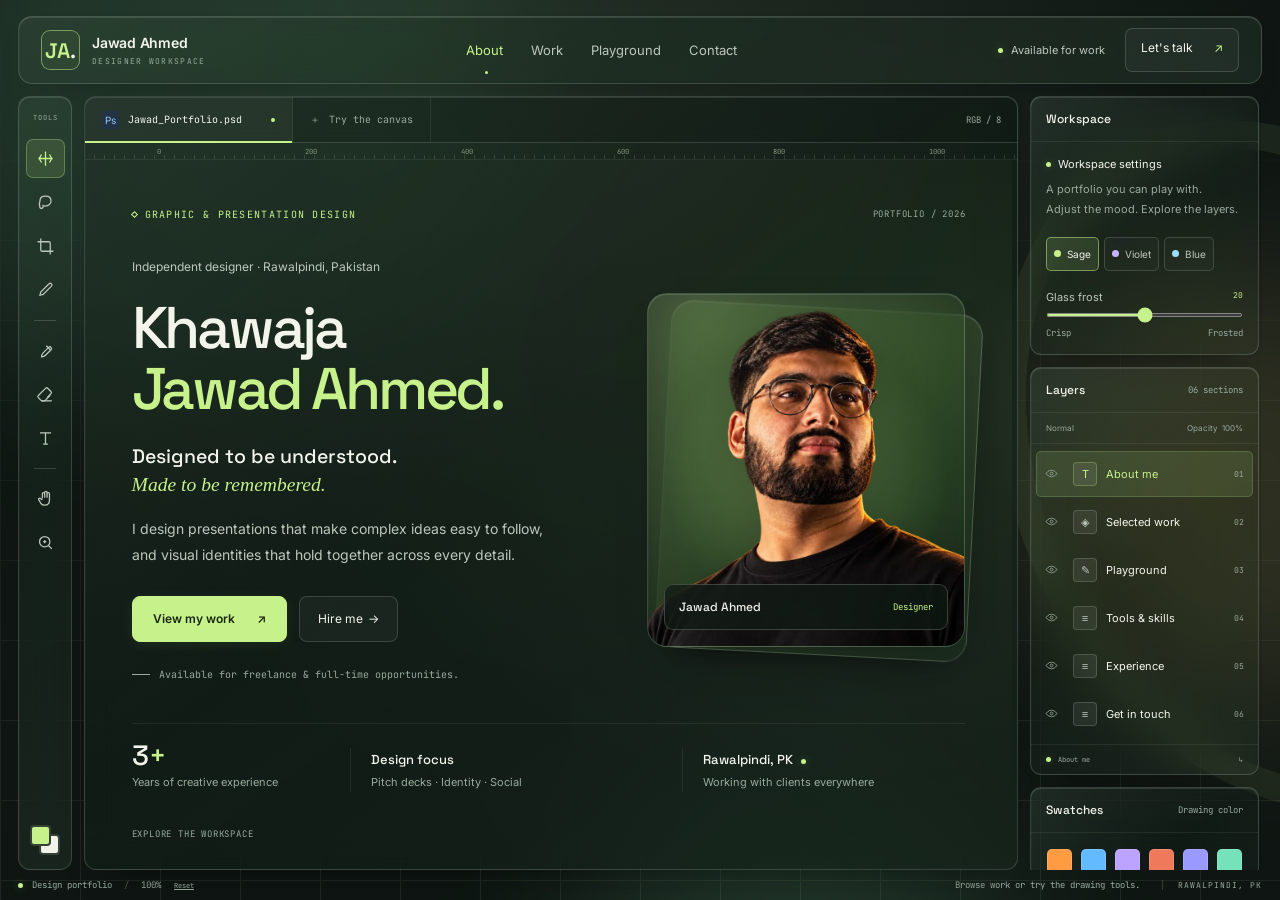
<file: index.html>
<!doctype html>
<html lang="en">
  <head>
    <meta charset="UTF-8" />
    <meta name="viewport" content="width=device-width, initial-scale=1.0" />
    <meta name="theme-color" content="#101713" />
    <title>Khawaja Jawad Ahmed — Designer Workspace</title>
    <meta
      name="description"
      content="Explore Khawaja Jawad Ahmed's interactive design workspace. Graphic design, pitch decks, brand identity and presentation systems from Rawalpindi, Pakistan."
    />
    <link
      rel="icon"
      href="data:image/svg+xml,%3Csvg xmlns='http://www.w3.org/2000/svg' viewBox='0 0 48 48'%3E%3Crect width='48' height='48' rx='12' fill='%23c7f28b'/%3E%3Ctext x='24' y='31' text-anchor='middle' font-family='Arial' font-size='23' font-weight='700' fill='%23101713'%3EJA%3C/text%3E%3C/svg%3E"
    />
    <link rel="preconnect" href="https://fonts.googleapis.com" />
    <link rel="preconnect" href="https://fonts.gstatic.com" crossorigin />
    <link
      href="https://fonts.googleapis.com/css2?family=Space+Grotesk:wght@400;500;600;700&family=Inter:wght@400;500;600;700&family=JetBrains+Mono:wght@400;500&display=swap"
      rel="stylesheet"
    />
    <link rel="stylesheet" href="style.css" />
    <link rel="stylesheet" href="workspace.css" />
    <script src="script.js" defer></script>
  </head>
  <body>
    <a class="skip-link" href="#section-home">Skip to portfolio</a>
    <div class="bg-scene" aria-hidden="true">
      <span class="orb orb-a"></span><span class="orb orb-b"></span
      ><span class="orb orb-c"></span>
      <div class="scene-grid"></div>
    </div>
    <div class="app" id="app">
      <header class="menubar glass">
        <a class="brand" href="#section-home" aria-label="Jawad Ahmed, home"
          ><span class="app-icon">JA<span>.</span></span
          ><span class="brand-name"
            >Jawad Ahmed<span>DESIGNER WORKSPACE</span></span
          ></a
        >
        <nav class="menu-items" aria-label="Main navigation">
          <a href="#section-home" class="active" aria-current="location"
            >About</a
          ><a href="#section-work">Work</a
          ><a href="#section-scratch">Playground</a
          ><a href="#section-contact">Contact</a>
        </nav>
        <div class="menubar-right">
          <span class="availability"><i></i> Available for work</span
          ><a class="header-cta" href="mailto:khawaja1555@gmail.com"
            >Let's talk <span>↗</span></a
          ><button
            class="win-btn"
            id="mobileToggleLeft"
            aria-label="Open drawing tools"
            aria-controls="toolbar"
            aria-expanded="false"
          >
            ✎</button
          ><button
            class="win-btn"
            id="mobileToggleRight"
            aria-label="Open workspace panels"
            aria-controls="panels"
            aria-expanded="false"
          >
            ☷
          </button>
        </div>
      </header>
      <div class="workspace">
        <aside class="toolbar glass" id="toolbar" aria-label="Drawing tools">
          <span class="toolbar-caption">TOOLS</span>
          <button
            class="tool active"
            aria-pressed="true"
            data-tool="move"
            data-tooltip="Move Tool (V)"
            aria-label="Move Tool (V)"
            title="Move Tool (V)"
          >
            <svg
              viewBox="0 0 24 24"
              fill="none"
              stroke="currentColor"
              stroke-width="1.6"
            >
              <path d="M12 3v18M3 12h18M7 7l-3 5 3 5M17 7l3 5-3 5" />
            </svg>
          </button>
          <button
            class="tool"
            aria-pressed="false"
            data-tool="lasso"
            data-tooltip="Lasso Tool (L)"
            aria-label="Lasso Tool (L)"
            title="Lasso Tool (L)"
          >
            <svg
              viewBox="0 0 24 24"
              fill="none"
              stroke="currentColor"
              stroke-width="1.6"
            >
              <path
                d="M12 4c4.4 0 7 2.6 7 6s-3 6.5-7.5 6.5c-1 0-1.8-.2-2.5-.5.3.9.1 1.9-.6 2.6-.9.9-2.3.9-3.2 0-.7-.7-.8-1.8-.3-2.6C3 14.6 5 12.2 5 10c0-3.4 2.6-6 7-6z"
              />
            </svg>
          </button>
          <button
            class="tool"
            aria-pressed="false"
            data-tool="crop"
            data-tooltip="Crop Tool (C)"
            aria-label="Crop Tool (C)"
            title="Crop Tool (C)"
          >
            <svg
              viewBox="0 0 24 24"
              fill="none"
              stroke="currentColor"
              stroke-width="1.6"
            >
              <path d="M6 2v14a2 2 0 0 0 2 2h14" />
              <path d="M18 22V8a2 2 0 0 0-2-2H2" />
            </svg>
          </button>
          <button
            class="tool"
            aria-pressed="false"
            data-tool="eyedropper"
            data-tooltip="Eyedropper (I)"
            aria-label="Eyedropper (I)"
            title="Eyedropper (I)"
          >
            <svg
              viewBox="0 0 24 24"
              fill="none"
              stroke="currentColor"
              stroke-width="1.6"
            >
              <path d="M16.5 3.5a2.1 2.1 0 0 1 3 3L9 17l-4 1 1-4 10.5-10.5z" />
            </svg>
          </button>

          <div class="tool-divider"></div>

          <button
            class="tool"
            aria-pressed="false"
            data-tool="brush"
            data-tooltip="Brush Tool (B)"
            aria-label="Brush Tool (B)"
            title="Brush Tool (B)"
          >
            <svg
              viewBox="0 0 24 24"
              fill="none"
              stroke="currentColor"
              stroke-width="1.6"
            >
              <path
                d="M9 15c-1.5 1.5-2 3-2 5 2 0 3.5-.5 5-2l7-7a2.1 2.1 0 0 0-3-3l-7 7z"
              />
              <path d="M13 6l5 5" />
            </svg>
          </button>
          <button
            class="tool"
            aria-pressed="false"
            data-tool="eraser"
            data-tooltip="Eraser Tool (E)"
            aria-label="Eraser Tool (E)"
            title="Eraser Tool (E)"
          >
            <svg
              viewBox="0 0 24 24"
              fill="none"
              stroke="currentColor"
              stroke-width="1.6"
            >
              <path
                d="M18 13l-7 7H7l-4-4a2 2 0 0 1 0-2.8l9-9a2 2 0 0 1 2.8 0l4 4a2 2 0 0 1 0 2.8L14 16"
              />
              <path d="M7 20h13" />
            </svg>
          </button>
          <button
            class="tool"
            aria-pressed="false"
            data-tool="type"
            data-tooltip="Type Tool (T)"
            aria-label="Type Tool (T)"
            title="Type Tool (T)"
          >
            <svg
              viewBox="0 0 24 24"
              fill="none"
              stroke="currentColor"
              stroke-width="1.6"
            >
              <path d="M5 5h14M12 5v14M9 19h6" />
            </svg>
          </button>

          <div class="tool-divider"></div>

          <button
            class="tool"
            aria-pressed="false"
            data-tool="hand"
            data-tooltip="Hand Tool (H)"
            aria-label="Hand Tool (H)"
            title="Hand Tool (H)"
          >
            <svg
              viewBox="0 0 24 24"
              fill="none"
              stroke="currentColor"
              stroke-width="1.6"
            >
              <path
                d="M8 12V6a1.5 1.5 0 0 1 3 0v5M11 11V4.5a1.5 1.5 0 0 1 3 0V11M14 11.2V6a1.5 1.5 0 0 1 3 0v8c0 3.9-2.5 6.5-6 6.5-2.3 0-3.6-.7-4.8-2.2L3.7 14a1.4 1.4 0 0 1 2-2l2.3 2"
              />
            </svg>
          </button>
          <button
            class="tool"
            aria-pressed="false"
            data-tool="zoom"
            data-tooltip="Zoom Tool (Z)"
            aria-label="Zoom Tool (Z)"
            title="Zoom Tool (Z)"
          >
            <svg
              viewBox="0 0 24 24"
              fill="none"
              stroke="currentColor"
              stroke-width="1.6"
            >
              <circle cx="11" cy="11" r="6.5" />
              <path d="M20 20l-4.3-4.3M9 11h4M11 9v4" />
            </svg>
          </button>

          <div class="tool-spacer"></div>

          <div class="fg-bg-swatch" title="Foreground / Background color">
            <span class="swatch-bg"></span>
            <span class="swatch-fg" id="swatchFg"></span>
          </div>
        </aside>
        <main class="canvas-area glass" id="main">
          <div class="document-bar">
            <a class="document-tab active" href="#section-home"
              ><span class="ps-icon">Ps</span> Jawad_Portfolio.psd
              <span class="tab-dot"></span></a
            ><a class="document-tab" href="#section-scratch"
              ><span>＋</span> Try the canvas</a
            ><span class="document-info">RGB / 8</span>
          </div>
          <div class="ruler" aria-hidden="true">
            <span>0</span><span>200</span><span>400</span><span>600</span
            ><span>800</span><span>1000</span>
          </div>
          <div
            class="canvas-viewport"
            id="viewport"
            tabindex="0"
            aria-label="Portfolio content"
          >
            <div class="page-sections" id="pageSections">
              <section
                class="page-section home-section"
                id="section-home"
                aria-labelledby="homeTitle"
              >
                <div class="section-topline">
                  <span class="eyebrow"
                    ><i></i> GRAPHIC &amp; PRESENTATION DESIGN</span
                  ><span class="micro">PORTFOLIO / 2026</span>
                </div>
                <div class="hero-layout">
                  <div class="hero-copy">
                    <p class="hero-intro">Independent designer · Rawalpindi, Pakistan</p>
                    <h1 id="homeTitle">
                      Khawaja<br /><span>Jawad Ahmed.</span>
                    </h1>
                    <p class="hero-role">Designed to be understood.<br /><em>Made to be remembered.</em></p>
                    <p class="hero-bio">
                      I design presentations that make complex ideas easy to follow,
                      and visual identities that hold together across every detail.
                    </p>
                    <div class="hero-actions">
                      <a class="button button-primary" href="#section-work"
                        >View my work <span>↗</span></a
                      ><a class="text-link" href="#section-contact"
                        >Hire me <span>→</span></a
                      >
                    </div>
                    <div class="hero-note">
                      <span class="note-line"></span> Available for freelance &amp; full-time opportunities.
                    </div>
                  </div>
                  <div class="hero-art portrait-art" id="heroArt">
                    <div class="artboard-back glass" aria-hidden="true"></div>
                    <figure class="hero-artboard portrait-card glass" id="heroArtboard">
                      <div class="portrait-halo" aria-hidden="true"></div>
                      <img class="hero-portrait" src="assets/jawad-portrait.webp" alt="Portrait of Khawaja Jawad Ahmed" width="1145" height="1374" fetchpriority="high" decoding="async" />
                      <figcaption class="portrait-caption"><span>Jawad Ahmed</span><span>Designer</span></figcaption>
                    </figure>
                  </div>
                </div>
                <div class="hero-meta">
                  <div>
                    <strong>3<span>+</span></strong>
                    <p>Years of creative experience</p>
                  </div>
                  <div>
                    <strong>Design focus</strong>
                    <p>Pitch decks · Identity · Social</p>
                  </div>
                  <div>
                    <strong
                      >Rawalpindi, PK <span class="location-dot"></span
                    ></strong>
                    <p>Working with clients everywhere</p>
                  </div>
                </div>
                <nav class="studio-index" aria-label="Explore design disciplines">
                  <span class="micro">EXPLORE THE WORKSPACE</span>
                  <button data-jump-filter="social"><span>01</span>Healthcare campaigns <b aria-hidden="true">↗</b></button>
                  <button data-jump-filter="identity"><span>02</span>Brand identities <b aria-hidden="true">↗</b></button>
                  <button data-jump-filter="presentations"><span>03</span>Presentation design <b aria-hidden="true">↗</b></button>
                </nav>
              </section>
              <section
                class="page-section"
                id="section-work"
                aria-labelledby="workTitle"
              >
                <div class="section-topline">
                  <span class="eyebrow">01 / SELECTED WORK</span
                  ><span class="micro">A FEW THINGS I'VE SHAPED</span>
                </div>
                <div class="section-heading">
                  <div>
                    <h2 id="workTitle">
                      Selected projects<span>.</span>
                    </h2>
                    <p class="section-sub">
                      A closer look at the thinking, the systems, and the finished details.
                    </p>
                  </div>
                  <span class="section-mark" aria-hidden="true">↙</span>
                </div>
                <div class="work-toolbar">
                  <div
                    class="project-filters"
                    role="group"
                    aria-label="Filter projects"
                  >
                    <button
                      class="filter active"
                      data-filter="all"
                      aria-pressed="true"
                    >
                      All work <span>10</span></button
                    ><button
                      class="filter"
                      data-filter="presentations"
                      aria-pressed="false"
                    >
                      Presentations</button
                    ><button
                      class="filter"
                      data-filter="identity"
                      aria-pressed="false"
                    >
                      Brand identity
                    </button><button class="filter" data-filter="social" aria-pressed="false">Social media</button>
                  </div>
                  <span class="micro" id="projectCount" role="status"
                    >10 PROJECTS</span>
                </div>
                <div class="project-grid" id="projectGrid">
<article class="project-card glass brand-card vascular-card" data-case="vascular" data-category="social"><button class="project-open" data-gallery="vascular" data-details="15 campaign artworks|Vascular care & health awareness|English & Urdu creatives|Clinic banner & social media" data-note="Explore the clinic’s campaign collection below." data-behance="https://www.behance.net/gallery/207638371/Vascular-Care-Clinic" aria-label="View Vascular Care Clinic — 15 designs"><div class="project-art brand-scene"><img src="assets/vascular/hero.webp" alt="Vascular Care Clinic social campaign mockup with a phone and layered artwork cards" width="1200" height="800" loading="lazy" decoding="async"><span class="scene-open" aria-hidden="true">View 15 designs ↗</span></div><div class="project-body"><div class="project-meta"><span>Social media design</span><span>15 DESIGNS</span></div><h3>Vascular Care Clinic<span aria-hidden="true">↗</span></h3><p>Patient education, clinic services and awareness campaigns brought together in a consistent visual identity.</p></div></button></article>
<article class="project-card glass brand-card temar-card" data-case="temar" data-category="social"><button class="project-open" data-gallery="temar" data-details="20 social media designs|Healthcare campaigns|English & Urdu creatives|Temar Medical & Cardiac Hospital" data-note="Selected campaign artwork. Explore all 20 designs below." data-behance="https://www.behance.net/gallery/197372995/Temar-Diagnostics-Medical-And-Cardiac-Hospital" aria-label="View Temar social media — 20 designs">
<div class="project-art brand-scene"><img src="assets/temar/hero.webp" alt="Temar campaign mockup featuring cardiology, dental and mental health designs" width="1200" height="800" loading="lazy" decoding="async"><span class="scene-open" aria-hidden="true">View 20 designs ↗</span></div><div class="project-body"><div class="project-meta"><span>Social media design</span><span>20 DESIGNS</span></div><span class="case-badge">FEATURED COLLECTION</span><h3>Temar Medical &amp; Cardiac Hospital<span aria-hidden="true">↗</span></h3><p>A collection of healthcare campaigns, service promotions and awareness posts for Temar Medical &amp; Cardiac Hospital.</p></div></button></article>
<div class="collection-label" data-collection="identity"><span class="micro">01 / BRAND APPLICATIONS</span><p>Identity, in context.</p></div>
<article class="project-card glass brand-card" data-case="man-o-salwa" data-category="identity"><button class="project-open" data-details="Packaging concept|Takeaway bag &amp; catering box|Food container|Black &amp; ivory palette" data-note="Brand application concepts developed around the original logo." data-behance="https://www.behance.net/gallery/207649625/Logo-Designing" aria-label="View Man-O-Salwa branding">
 <div class="project-art brand-scene"><img src="assets/brand-mockups/man-o-salwa.webp" alt="Man-O-Salwa — Takeaway bag &amp; catering box mockup" width="1536" height="1024" loading="lazy" decoding="async"><span class="scene-open" aria-hidden="true">Explore identity ↗</span></div>
 <div class="project-body"><div class="project-meta"><span>Food &amp; catering</span><span>IDENTITY / 01</span></div><h3>Man-O-Salwa<span aria-hidden="true">↗</span></h3><p>A monochrome identity brought to life across takeaway bags, catering boxes and food containers.</p></div></button></article>
<article class="project-card glass brand-card" data-case="stretch-flow" data-category="identity"><button class="project-open" data-details="Brand application concept|Presentation folder|Therapist polo &amp; business cards|Navy &amp; cyan palette" data-note="Brand application concepts developed around the original logo." data-behance="https://www.behance.net/gallery/207649625/Logo-Designing" aria-label="View Stretch Flow branding">
 <div class="project-art brand-scene"><img src="assets/brand-mockups/stretch-flow.webp" alt="Stretch Flow — Presentation folder mockup" width="1536" height="1024" loading="lazy" decoding="async"><span class="scene-open" aria-hidden="true">Explore identity ↗</span></div>
 <div class="project-body"><div class="project-meta"><span>Physiotherapy &amp; movement</span><span>IDENTITY / 02</span></div><h3>Stretch Flow<span aria-hidden="true">↗</span></h3><p>A movement-led identity explored through clinic stationery, therapist apparel and coordinated brand colours.</p></div></button></article>
<article class="project-card glass brand-card" data-case="zaabeel" data-category="identity"><button class="project-open" data-details="Stationery concept|Diagnostic report folder &amp; sleeve|Business cards &amp; pen|Cyan &amp; deep red palette" data-note="Brand application concepts developed around the original logo." data-behance="https://www.behance.net/gallery/207649625/Logo-Designing" aria-label="View Za’abeel Diagnostics branding">
 <div class="project-art brand-scene"><img src="assets/brand-mockups/zaabeel.webp" alt="Za’abeel Diagnostics — Diagnostic report folder &amp; sleeve mockup" width="1536" height="1024" loading="lazy" decoding="async"><span class="scene-open" aria-hidden="true">Explore identity ↗</span></div>
 <div class="project-body"><div class="project-meta"><span>Healthcare identity</span><span>IDENTITY / 03</span></div><h3>Za’abeel Diagnostics<span aria-hidden="true">↗</span></h3><p>A distinctive calligraphic mark carried through report folders, stationery and a considered cyan-and-red colour system.</p></div></button></article>






                  <div class="collection-label" data-collection="studies"><span class="micro">02 / PRESENTATIONS &amp; VISUAL STUDIES</span><p>Ideas, brought into focus.</p></div>
                  <article
                    class="project-card glass"
                    data-category="presentations"
                  >
                    <button
                      class="project-open"
                      data-project="0" data-case="meridian-bay"
                      aria-label="View Meridian Bay Residences"
                    >
                      <div class="project-art art-1" aria-hidden="true">
                        <span class="art-kicker">MERIDIAN BAY / RESIDENCES</span
                        ><span class="art-big">A new<br />perspective.</span
                        ><span class="art-bottom"
                          >LIVING, REIMAGINED <b>↗</b></span
                        ><span class="arch arch-one"></span
                        ><span class="arch arch-two"></span>
                      </div>
                      <div class="project-body">
                        <div class="project-meta">
                          <span>Presentation design</span><span>01</span>
                        </div>
                        <h3>
                          Meridian Bay Residences<span aria-hidden="true"
                            >↗</span
                          >
                        </h3>
                        <p>
                          Real estate pitch deck built to agency-level standard
                          — layout system, imagery direction, and
                          investor-facing narrative.
                        </p>
                      </div>
                    </button>
                  </article>
                  <article
                    class="project-card glass"
                    data-category="presentations"
                  >
                    <button
                      class="project-open"
                      data-project="1" data-case="lovaiceland"
                      aria-label="View LOVAICELAND"
                    >
                      <div class="project-art art-2" aria-hidden="true">
                        <span class="art-kicker">BOTANICAL WELLNESS</span
                        ><span class="art-big">LOVA<br /><i>ICELAND</i></span
                        ><span class="art-bottom">NATURE. IN ITS ELEMENT.</span
                        ><span class="botanical-ring"></span>
                      </div>
                      <div class="project-body">
                        <div class="project-meta">
                          <span>Presentation design</span><span>02</span>
                        </div>
                        <h3>LOVAICELAND<span aria-hidden="true">↗</span></h3>
                        <p>
                          8-slide dark gold pitch deck for a luxury botanical
                          wellness &amp; skincare brand, with cohesive
                          imagery throughout.
                        </p>
                      </div>
                    </button>
                  </article>
                  <article class="project-card glass" data-category="identity">
                    <button
                      class="project-open"
                      data-project="2" data-case="avora"
                      aria-label="View AVORA Padel Club"
                    >
                      <div class="project-art art-3" aria-hidden="true">
                        <span class="art-kicker">AVORA / PADEL CLUB</span
                        ><span class="court"></span
                        ><span class="art-big"
                          >A<span class="serif">V</span>ORA</span
                        ><span class="art-bottom"
                          >A DIFFERENT KIND OF CLUB.</span
                        >
                      </div>
                      <div class="project-body">
                        <div class="project-meta">
                          <span>Brand identity</span><span>03</span>
                        </div>
                        <h3>
                          AVORA Padel Club<span aria-hidden="true">↗</span>
                        </h3>
                        <p>
                          Luxury line-art logo mark in copper tones, set in
                          Cinzel — a refined identity for a premium padel club.
                        </p>
                      </div>
                    </button>
                  </article>
                  <article
                    class="project-card glass"
                    data-category="presentations"
                  >
                    <button
                      class="project-open"
                      data-project="3" data-case="rolls-royce"
                      aria-label="View Rolls-Royce Concept Deck"
                    >
                      <div class="project-art art-4" aria-hidden="true">
                        <span class="art-kicker">PRESENTATION CONCEPT</span
                        ><span class="art-big"
                          >Quiet<br /><i>confidence.</i></span
                        ><span class="art-bottom"
                          >ROLLS-ROYCE / CONCEPT STUDY</span
                        ><span class="luxury-line"></span>
                      </div>
                      <div class="project-body">
                        <div class="project-meta">
                          <span>Presentation design</span><span>04</span>
                        </div>
                        <h3>
                          Rolls-Royce Concept Deck<span aria-hidden="true"
                            >↗</span
                          >
                        </h3>
                        <p>
                          Black-and-gold luxury presentation theme exploring
                          restraint, materiality, and quiet confidence.
                        </p>
                      </div>
                    </button>
                  </article>
                  <article
                    class="project-card glass"
                    data-category="presentations"
                  >
                    <button
                      class="project-open"
                      data-project="4" data-case="academic-deck"
                      aria-label="View Academic Deck Redesign"
                    >
                      <div class="project-art art-5" aria-hidden="true">
                        <span class="art-kicker"
                          >KNOWLEDGE / ACADEMIC RESEARCH</span
                        ><span class="art-big"
                          >Beyond<br />the obvious<span class="accent-dot"
                            >.</span
                          ></span
                        ><span class="art-bottom"
                          >ACADEMIC DECK / 18 SLIDES</span
                        ><span class="knowledge-grid"></span>
                      </div>
                      <div class="project-body">
                        <div class="project-meta">
                          <span>Presentation design</span><span>05</span>
                        </div>
                        <h3>
                          Academic Deck Redesign<span aria-hidden="true"
                            >↗</span
                          >
                        </h3>
                        <p>
                          18-slide academic presentation redesign —
                          full-bleed dark panels and richer layout without
                          touching a word of copy.
                        </p>
                      </div>
                    </button>
                  </article>
                </div>
                <p class="preview-note">
                  Brand application mockups and campaign artwork are shown above.
                  Presentation and visual study covers are concept previews. Explore the briefs here, or
                  <a
                    href="https://behance.net/khawajajawad"
                    target="_blank"
                    rel="noopener noreferrer"
                    >explore my Behance ↗</a
                  >.
                </p>
              </section>
              <section
                class="page-section"
                id="section-scratch"
                aria-labelledby="scratchTitle"
              >
                <div class="section-topline">
                  <span class="eyebrow">02 / THE PLAYGROUND</span
                  ><span class="micro">BRUSH / TYPE / CROP / EXPORT</span>
                </div>
                <div class="section-heading">
                  <div>
                    <h2 id="scratchTitle">Try the drawing tools<span>.</span></h2>
                    <p class="section-sub">
                      Pick a tool. Choose a color. Leave a little imagination
                      here.
                    </p>
                  </div>
                  <span class="section-mark" aria-hidden="true">✎</span>
                </div>
                <div class="scratch-shell glass">
                  <div class="scratch-toolbar">
                    <div
                      class="scratch-quick-tools"
                      role="group"
                      aria-label="Quick drawing tools"
                    >
                      <button data-quick-tool="brush" aria-pressed="false">
                        Brush <kbd>B</kbd></button
                      ><button data-quick-tool="eraser" aria-pressed="false">
                        Eraser <kbd>E</kbd></button
                      ><button data-quick-tool="type" aria-pressed="false">
                        Type <kbd>T</kbd>
                      </button>
                    </div>
                    <div class="scratch-actions">
                      <button
                        id="undoBtn"
                        aria-label="Undo drawing"
                        title="Undo (Ctrl or Command + Z)"
                        disabled
                      >
                        ↶</button
                      ><button
                        id="redoBtn"
                        aria-label="Redo drawing"
                        title="Redo (Ctrl or Command + Shift + Z)"
                        disabled
                      >
                        ↷</button
                      ><button id="clearCanvasBtn">Clear</button
                      ><button id="downloadCanvasBtn">
                        Save PNG <span>↓</span>
                      </button>
                    </div>
                  </div>
                  <div class="scratch-box" id="scratchBox">
                    <canvas
                      id="doodleCanvas"
                      tabindex="0"
                      aria-label="Drawing canvas. Select Brush to draw with a pointer, or Type then press Enter to add text at the center."
                      >An interactive drawing canvas. Use the tools to sketch or
                      add text.</canvas
                    ><svg
                      class="tool-overlay"
                      id="toolOverlay"
                      aria-hidden="true"
                    ></svg>
                    <div
                      class="scratch-placeholder"
                      id="scratchPlaceholder"
                      aria-hidden="true"
                    >
                      <span>✎</span>
                      <p>Make your mark.</p>
                      <small>Draw, add text, then save your sketch as a PNG.</small>
                    </div>
                  </div>
                  <div class="scratch-bottom">
                    <span
                      ><i></i> <span id="scratchToolName">MOVE TOOL</span></span
                    ><label
                      >Brush size
                      <input
                        id="quickBrushSize"
                        type="range"
                        min="2"
                        max="60"
                        value="8"
                      /><output id="quickBrushReadout">8 px</output></label
                    >
                  </div>
                </div>
                <p class="preview-note">
                  Just a space to play — your drawing stays in this browser tab.
                  Save a PNG to keep it.
                </p>
              </section>
              <section
                class="page-section"
                id="section-skills"
                aria-labelledby="skillsTitle"
              >
                <div class="section-topline">
                  <span class="eyebrow">03 / THE TOOLKIT</span
                  ><span class="micro">DESIGN &amp; PRODUCTION</span>
                </div>
                <h2 id="skillsTitle">Tools I work with<span>.</span></h2>
                <p class="section-sub">
                  The tools behind the work, from first sketch to final export.
                </p>
                <div class="skills-grid" id="skillsGrid">
                  <div class="skill-row glass" data-color="photoshop">
                    <span class="skill-icon" style="--skill-color: #63baff"
                      >Ps</span
                    >
                    <div>
                      <h3>Adobe Photoshop</h3>
                      <p>Image editing & composition</p>
                    </div>
                    <span class="skill-arrow" aria-hidden="true">↗</span>
                  </div>
                  <div class="skill-row glass" data-color="illustrator">
                    <span class="skill-icon" style="--skill-color: #ff9b42"
                      >Ai</span
                    >
                    <div>
                      <h3>Adobe Illustrator</h3>
                      <p>Identity & vector design</p>
                    </div>
                    <span class="skill-arrow" aria-hidden="true">↗</span>
                  </div>
                  <div class="skill-row glass" data-color="ppt">
                    <span class="skill-icon" style="--skill-color: #ee795b"
                      >P</span
                    >
                    <div>
                      <h3>PowerPoint</h3>
                      <p>Pitch decks & Slide Master</p>
                    </div>
                    <span class="skill-arrow" aria-hidden="true">↗</span>
                  </div>
                  <div class="skill-row glass" data-color="figma">
                    <span class="skill-icon" style="--skill-color: #bba3ff"
                      >F</span
                    >
                    <div>
                      <h3>Figma</h3>
                      <p>Interface & layout design</p>
                    </div>
                    <span class="skill-arrow" aria-hidden="true">↗</span>
                  </div>
                  <div class="skill-row glass" data-color="premiere">
                    <span class="skill-icon" style="--skill-color: #9999ff"
                      >Pr</span
                    >
                    <div>
                      <h3>Premiere Pro</h3>
                      <p>Motion & video editing</p>
                    </div>
                    <span class="skill-arrow" aria-hidden="true">↗</span>
                  </div>
                  <div class="skill-row glass" data-color="capcut">
                    <span class="skill-icon" style="--skill-color: #76e2bc"
                      >C</span
                    >
                    <div>
                      <h3>CapCut</h3>
                      <p>Social video content</p>
                    </div>
                    <span class="skill-arrow" aria-hidden="true">↗</span>
                  </div>
                  <div class="skill-row glass" data-color="canva">
                    <span class="skill-icon" style="--skill-color: #55ced2"
                      >Ca</span
                    >
                    <div>
                      <h3>Canva</h3>
                      <p>Content & design systems</p>
                    </div>
                    <span class="skill-arrow" aria-hidden="true">↗</span>
                  </div>
                  <div class="skill-row glass" data-color="color">
                    <span class="skill-icon" style="--skill-color: #d99a44"
                      >◒</span
                    >
                    <div>
                      <h3>Color Theory</h3>
                      <p>Balance, mood & meaning</p>
                    </div>
                    <span class="skill-arrow" aria-hidden="true">↗</span>
                  </div>
                </div>
              </section>
              <section
                class="page-section"
                id="section-resume"
                aria-labelledby="resumeTitle"
              >
                <div class="section-topline">
                  <span class="eyebrow">04 / EXPERIENCE</span
                  ><span class="micro">FREELANCE &amp; AGENCY</span>
                </div>
                <h2 id="resumeTitle">Experience<span>.</span></h2>
                <div class="timeline">
                  <article class="timeline-item">
                    <div class="timeline-number">01</div>
                    <div class="timeline-body">
                      <div class="timeline-top">
                        <h3>Freelance Designer</h3>
                        <span class="tag">Present</span>
                      </div>
                      <p class="timeline-meta">Independent</p>
                      <p>
                        Working directly with clients on pitch decks, brand
                        identity, and Slide Master systems while building a
                        portfolio of thoughtful, polished work.
                      </p>
                    </div>
                  </article>
                  <article class="timeline-item">
                    <div class="timeline-number">02</div>
                    <div class="timeline-body">
                      <h3>Graphic &amp; Presentation Designer</h3>
                      <p class="timeline-meta">
                        Alestra Solutions · Fiverr agency
                      </p>
                      <p>
                        Delivered design work for international clients through
                        a Fiverr-affiliated agency, developing the pitch deck
                        and brand systems skillset now central to my freelance
                        practice.
                      </p>
                    </div>
                  </article>
                </div>
              </section>
              <section
                class="page-section contact-section"
                id="section-contact"
                aria-labelledby="contactTitle"
              >
                <div class="section-topline">
                  <span class="eyebrow">05 / WHAT'S NEXT?</span
                  ><span class="availability"
                    ><i></i> Open to opportunities</span
                  >
                </div>
                <h2 id="contactTitle">Have something<br />in <em>mind?</em></h2>
                <p class="section-sub">
                  A new brand, an important pitch, or an idea worth
                  exploring.<br />Let's make it something you're proud to put
                  your name on.
                </p>
                <div class="contact-primary">
                  <a href="mailto:khawaja1555@gmail.com"
                    >khawaja1555@gmail.com <span>↗</span></a
                  ><button
                    id="copyEmailBtn"
                    aria-label="Copy email address"
                    title="Copy email address"
                  >
                    Copy email
                  </button>
                </div>
                <div class="contact-links">
                  <a
                    href="https://behance.net/khawajajawad"
                    target="_blank"
                    rel="noopener noreferrer"
                    >Behance ↗</a
                  ><a
                    href="https://linkedin.com/in/khawaja-jawad-ahmed-405a89166"
                    target="_blank"
                    rel="noopener noreferrer"
                    >LinkedIn ↗</a
                  ><a href="tel:+923109467290">+92 310 9467290 ↗</a>
                </div>
                <div class="page-footer">
                  <span>© <span id="year">2026</span> Khawaja Jawad Ahmed</span
                  ><a href="#section-home">Back to the top ↑</a>
                </div>
              </section>
            </div>
          </div>
        </main>
        <aside class="panels" id="panels" aria-label="Workspace panels">
          <div class="panel glass studio-panel">
            <div class="panel-header">
              <span>Workspace</span>
            </div>
            <div class="studio-body">
              <div class="studio-status">
                <span class="live-dot"></span> Workspace settings
              </div>
              <p>
                A portfolio you can play with.<br />Adjust the mood. Explore the
                layers.
              </p>
              <div
                class="theme-picker"
                role="group"
                aria-label="Workspace color theme"
              >
                <button
                  data-theme="sage"
                  class="theme-chip active"
                  aria-pressed="true"
                >
                  <i style="background: #c7f28b"></i>Sage</button
                ><button
                  data-theme="violet"
                  class="theme-chip"
                  aria-pressed="false"
                >
                  <i style="background: #c5b4ff"></i>Violet</button
                ><button
                  data-theme="blue"
                  class="theme-chip"
                  aria-pressed="false"
                >
                  <i style="background: #9cdcff"></i>Blue
                </button>
              </div>
              <label class="frost-label" for="frostRange"
                >Glass frost <output id="frostOutput">20</output></label
              ><input
                id="frostRange"
                type="range"
                min="8"
                max="32"
                value="20"
                aria-label="Glass blur in pixels"
              />
              <div class="range-captions">
                <span>Crisp</span><span>Frosted</span>
              </div>
            </div>
          </div>
          <div class="panel glass layers-panel">
            <div class="panel-header">
              <span>Layers</span
              ><span class="panel-header-hint">06 sections</span>
            </div>
            <div class="layers-caption">
              <span>Normal</span><span>Opacity &nbsp;100%</span>
            </div>
            <nav
              class="layers-list"
              id="layersList"
              aria-label="Portfolio sections"
            >
              <div class="layer-row active-layer" data-target="section-home">
                <button
                  class="layer-eye"
                  aria-label="Hide About me"
                  aria-pressed="true"
                  title="Show or hide About me"
                >
                  <svg
                    viewBox="0 0 24 24"
                    fill="none"
                    stroke="currentColor"
                    stroke-width="1.5"
                    aria-hidden="true"
                  >
                    <path
                      d="M2 12s3.5-6 10-6 10 6 10 6-3.5 6-10 6S2 12 2 12Z"
                    />
                    <circle cx="12" cy="12" r="2.5" />
                  </svg></button
                ><a class="layer-link" href="#section-home"
                  ><span class="layer-thumb thumb-home" aria-hidden="true"
                    >T</span
                  ><span>About me</span><small>01</small></a
                >
              </div>
              <div class="layer-row" data-target="section-work">
                <button
                  class="layer-eye"
                  aria-label="Hide Selected work"
                  aria-pressed="true"
                  title="Show or hide Selected work"
                >
                  <svg
                    viewBox="0 0 24 24"
                    fill="none"
                    stroke="currentColor"
                    stroke-width="1.5"
                    aria-hidden="true"
                  >
                    <path
                      d="M2 12s3.5-6 10-6 10 6 10 6-3.5 6-10 6S2 12 2 12Z"
                    />
                    <circle cx="12" cy="12" r="2.5" />
                  </svg></button
                ><a class="layer-link" href="#section-work"
                  ><span class="layer-thumb thumb-work" aria-hidden="true"
                    >◈</span
                  ><span>Selected work</span><small>02</small></a
                >
              </div>
              <div class="layer-row" data-target="section-scratch">
                <button
                  class="layer-eye"
                  aria-label="Hide Playground"
                  aria-pressed="true"
                  title="Show or hide Playground"
                >
                  <svg
                    viewBox="0 0 24 24"
                    fill="none"
                    stroke="currentColor"
                    stroke-width="1.5"
                    aria-hidden="true"
                  >
                    <path
                      d="M2 12s3.5-6 10-6 10 6 10 6-3.5 6-10 6S2 12 2 12Z"
                    />
                    <circle cx="12" cy="12" r="2.5" />
                  </svg></button
                ><a class="layer-link" href="#section-scratch"
                  ><span class="layer-thumb thumb-scratch" aria-hidden="true"
                    >✎</span
                  ><span>Playground</span><small>03</small></a
                >
              </div>
              <div class="layer-row" data-target="section-skills">
                <button
                  class="layer-eye"
                  aria-label="Hide Tools & skills"
                  aria-pressed="true"
                  title="Show or hide Tools & skills"
                >
                  <svg
                    viewBox="0 0 24 24"
                    fill="none"
                    stroke="currentColor"
                    stroke-width="1.5"
                    aria-hidden="true"
                  >
                    <path
                      d="M2 12s3.5-6 10-6 10 6 10 6-3.5 6-10 6S2 12 2 12Z"
                    />
                    <circle cx="12" cy="12" r="2.5" />
                  </svg></button
                ><a class="layer-link" href="#section-skills"
                  ><span class="layer-thumb thumb-skills" aria-hidden="true"
                    >≡</span
                  ><span>Tools & skills</span><small>04</small></a
                >
              </div>
              <div class="layer-row" data-target="section-resume">
                <button
                  class="layer-eye"
                  aria-label="Hide Experience"
                  aria-pressed="true"
                  title="Show or hide Experience"
                >
                  <svg
                    viewBox="0 0 24 24"
                    fill="none"
                    stroke="currentColor"
                    stroke-width="1.5"
                    aria-hidden="true"
                  >
                    <path
                      d="M2 12s3.5-6 10-6 10 6 10 6-3.5 6-10 6S2 12 2 12Z"
                    />
                    <circle cx="12" cy="12" r="2.5" />
                  </svg></button
                ><a class="layer-link" href="#section-resume"
                  ><span class="layer-thumb thumb-resume" aria-hidden="true"
                    >≡</span
                  ><span>Experience</span><small>05</small></a
                >
              </div>
              <div class="layer-row" data-target="section-contact">
                <button
                  class="layer-eye"
                  aria-label="Hide Get in touch"
                  aria-pressed="true"
                  title="Show or hide Get in touch"
                >
                  <svg
                    viewBox="0 0 24 24"
                    fill="none"
                    stroke="currentColor"
                    stroke-width="1.5"
                    aria-hidden="true"
                  >
                    <path
                      d="M2 12s3.5-6 10-6 10 6 10 6-3.5 6-10 6S2 12 2 12Z"
                    />
                    <circle cx="12" cy="12" r="2.5" />
                  </svg></button
                ><a class="layer-link" href="#section-contact"
                  ><span class="layer-thumb thumb-contact" aria-hidden="true"
                    >≡</span
                  ><span>Get in touch</span><small>06</small></a
                >
              </div>
            </nav>
            <div class="panel-footer">
              <span class="live-dot"></span
              ><span id="activeLayerLabel">About me</span><span>↳</span>
            </div>
          </div>
          <div class="panel glass swatches-panel">
            <div class="panel-header">
              <span>Swatches</span
              ><span class="panel-header-hint">Drawing color</span>
            </div>
            <div class="swatch-grid" id="swatchGrid">
              <button
                class="swatch"
                data-color="illustrator"
                data-hex="#ff9b42"
                style="--sw: #ff9b42"
                aria-label="Illustrator orange"
                aria-pressed="false"
                title="Illustrator orange"
              ></button
              ><button
                class="swatch"
                data-color="photoshop"
                data-hex="#63baff"
                style="--sw: #63baff"
                aria-label="Photoshop blue"
                aria-pressed="false"
                title="Photoshop blue"
              ></button
              ><button
                class="swatch"
                data-color="figma"
                data-hex="#bba3ff"
                style="--sw: #bba3ff"
                aria-label="Figma violet"
                aria-pressed="false"
                title="Figma violet"
              ></button
              ><button
                class="swatch"
                data-color="ppt"
                data-hex="#ee795b"
                style="--sw: #ee795b"
                aria-label="PowerPoint coral"
                aria-pressed="false"
                title="PowerPoint coral"
              ></button
              ><button
                class="swatch"
                data-color="premiere"
                data-hex="#9999ff"
                style="--sw: #9999ff"
                aria-label="Premiere indigo"
                aria-pressed="false"
                title="Premiere indigo"
              ></button
              ><button
                class="swatch"
                data-color="capcut"
                data-hex="#76e2bc"
                style="--sw: #76e2bc"
                aria-label="CapCut mint"
                aria-pressed="false"
                title="CapCut mint"
              ></button
              ><button
                class="swatch"
                data-color="canva"
                data-hex="#55ced2"
                style="--sw: #55ced2"
                aria-label="Canva turquoise"
                aria-pressed="false"
                title="Canva turquoise"
              ></button
              ><button
                class="swatch"
                data-color="color"
                data-hex="#d99a44"
                style="--sw: #d99a44"
                aria-label="Warm gold"
                aria-pressed="false"
                title="Warm gold"
              ></button
              ><button
                class="swatch"
                data-color="white"
                data-hex="#f2f2f2"
                style="--sw: #f2f2f2"
                aria-label="White"
                aria-pressed="false"
                title="White"
              ></button
              ><button
                class="swatch"
                data-color="black"
                data-hex="#141414"
                style="--sw: #141414"
                aria-label="Black"
                aria-pressed="false"
                title="Black"
              ></button
              ><button
                class="swatch"
                data-color="red"
                data-hex="#e04b4b"
                style="--sw: #e04b4b"
                aria-label="Red"
                aria-pressed="false"
                title="Red"
              ></button
              ><button
                class="swatch"
                data-color="default"
                data-hex="#c7f28b"
                style="--sw: #c7f28b"
                aria-label="Studio sage"
                aria-pressed="false"
                title="Studio sage"
              ></button>
            </div>
            <div class="swatch-readout">
              <span class="color-dot" id="currentColorDot"></span
              ><span id="colorHex">#C7F28B</span><span>Foreground</span>
            </div>
          </div>
          <div class="panel glass properties-panel">
            <div class="panel-header">
              <span>Properties</span
              ><span class="panel-header-hint" id="propertyTool">Move</span>
            </div>
            <div class="properties-body" id="propertiesBody"></div>
          </div>
        </aside>
      </div>
      <nav class="mobile-nav" aria-label="Mobile navigation">
<a href="#section-home" class="active" aria-current="location"><span aria-hidden="true">01</span>About</a>
<a href="#section-work"><span aria-hidden="true">02</span>Work</a>
<a href="#section-scratch"><span aria-hidden="true">03</span>Playground</a>
<a href="#section-contact"><span aria-hidden="true">04</span>Contact</a>
</nav>
      <footer class="statusbar">
        <span class="status-indicator"></span><span>Design portfolio</span
        ><span class="statusbar-sep">/</span><span id="statusZoom">100%</span
        ><button
          id="resetZoomBtn"
          aria-label="Reset zoom to 100%"
          title="Reset zoom"
        >
          Reset</button
        ><span
          class="statusbar-right"
          id="statusMsg"
          role="status"
          aria-live="polite"
          >Browse work or try the drawing tools.</span
        ><span class="status-location">RAWALPINDI, PK</span>
      </footer>
    </div>
    <div class="mobile-overlay" id="mobileOverlay"></div>
    <dialog
      id="projectDialog"
      class="project-dialog glass"
      aria-labelledby="dialogTitle" aria-describedby="dialogDescription"
    >
      <div class="case-topbar"><span class="micro" id="caseHeaderLabel">PROJECT / SELECTED WORK</span><div><button id="copyProjectLink" class="case-share" aria-label="Copy link to this project">Copy link ↗</button><button class="dialog-close" id="closeProjectBtn" aria-label="Close project">×</button></div></div>
      <div id="dialogArt"></div>
      <div class="dialog-body">
        <span class="eyebrow" id="dialogCategory"></span>
        <h2 id="dialogTitle"></h2>
        <p id="dialogDescription"></p>
        <div class="case-narrative"><section><span class="micro">THE BRIEF</span><p id="caseBrief"></p></section><section><span class="micro">DESIGN DIRECTION</span><p id="caseDirection"></p></section></div>
        <div class="project-scope"><h3>Project details</h3><ul id="dialogScope"></ul></div>
        <p class="preview-note">
          Project cover concept.
        </p>
        <a
          class="button button-primary"
          href="https://behance.net/khawajajawad"
          target="_blank"
          rel="noopener noreferrer"
          >View portfolio on Behance <span>↗</span></a
        >
        <a class="dialog-contact" href="mailto:khawaja1555@gmail.com">Discuss a similar project ↗</a>
        <section id="projectGallery" class="project-gallery" aria-labelledby="galleryTitle" hidden><div class="gallery-heading"><h3 id="galleryTitle">Campaign collection</h3><span class="micro" id="galleryCount"></span></div><p class="gallery-hint">Select a design for a closer look.</p><div id="galleryGrid" class="gallery-grid"></div></section>
        <div class="project-pager"><button id="previousProject" aria-label="Previous project">← Previous</button><span id="projectPosition" aria-live="polite"></span><button id="nextProject" aria-label="Next project">Next →</button></div>
      </div>
    </dialog>
    <dialog id="artworkDialog" class="artwork-dialog" aria-labelledby="artworkTitle"><div class="artwork-toolbar"><h2 id="artworkTitle"></h2><button id="closeArtwork" aria-label="Close enlarged design">×</button></div><img id="artworkImage" decoding="async" alt="" width="1600" height="1600"><div class="artwork-controls"><button id="previousArtwork" aria-label="Previous design">← Previous</button><span id="artworkPosition" aria-live="polite"></span><button id="nextArtwork" aria-label="Next design">Next →</button></div></dialog>
    <div class="toast glass" id="toast" role="status" aria-live="polite"></div>
    <noscript><div class="no-script">JavaScript is needed for project galleries and drawing tools. <a href="https://www.behance.net/khawajajawad">Explore the work on Behance ↗</a></div></noscript>
  </body>
</html>
</file>
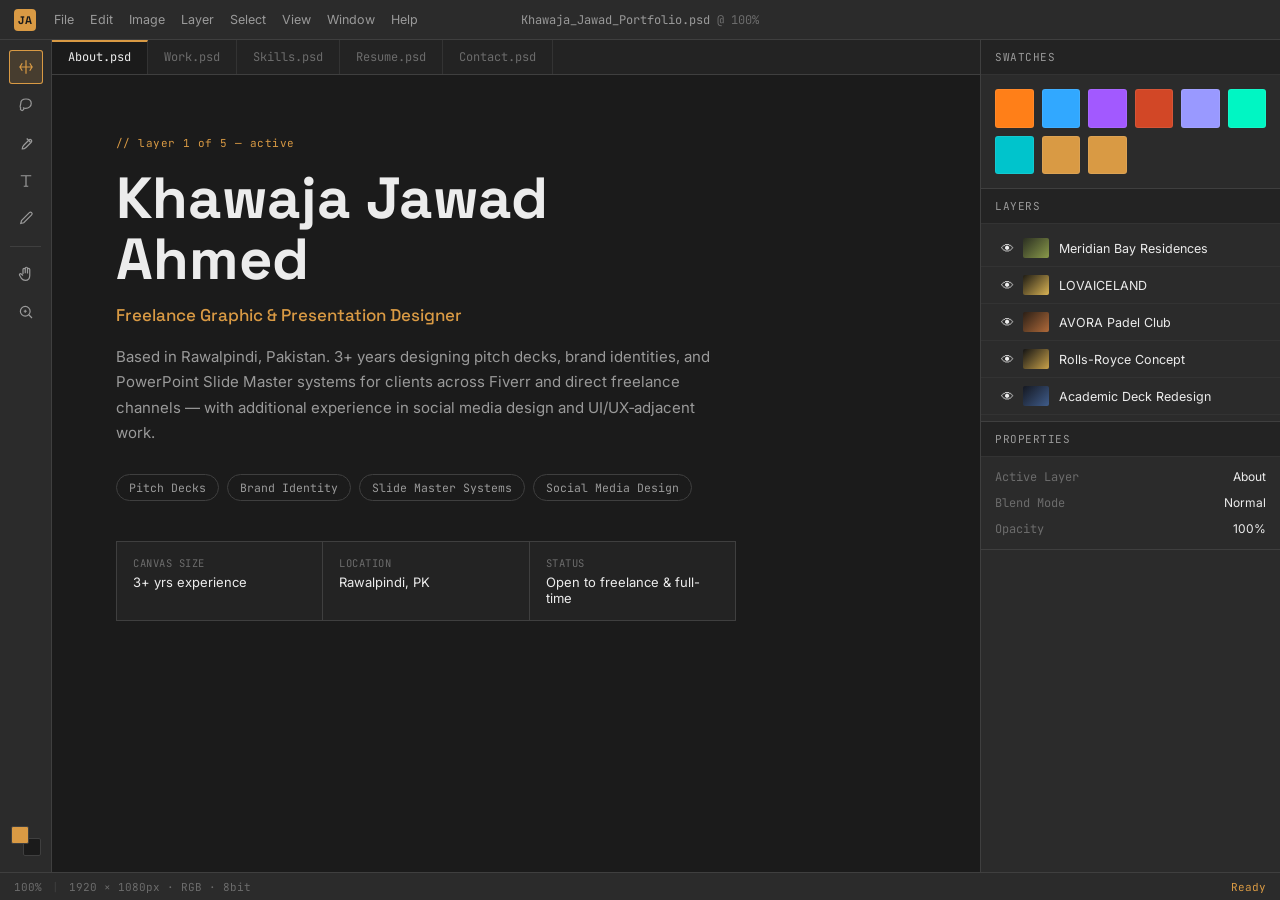
<file: portfolio-website/index.html>
<!DOCTYPE html>
<html lang="en">
<head>
<meta charset="UTF-8">
<meta name="viewport" content="width=device-width, initial-scale=1.0">
<title>Khawaja Jawad Ahmed — Designer Workspace</title>
<meta name="description" content="Khawaja Jawad Ahmed — Freelance Graphic & Presentation Designer, Rawalpindi, Pakistan.">
<link rel="preconnect" href="https://fonts.googleapis.com">
<link rel="preconnect" href="https://fonts.gstatic.com" crossorigin>
<link href="https://fonts.googleapis.com/css2?family=Space+Grotesk:wght@500;600;700&family=Inter:wght@400;500;600&family=JetBrains+Mono:wght@400;500&display=swap" rel="stylesheet">
<link rel="stylesheet" href="style.css">
</head>
<body>

<div class="app" id="app">

  <!-- MENU BAR -->
  <header class="menubar">
    <div class="menubar-left">
      <div class="app-icon">JA</div>
      <nav class="menu-items">
        <span>File</span><span>Edit</span><span>Image</span><span>Layer</span><span>Select</span><span>View</span><span>Window</span><span>Help</span>
      </nav>
    </div>
    <div class="doc-title">Khawaja_Jawad_Portfolio.psd <span class="doc-title-dim">@ 100%</span></div>
    <div class="menubar-right">
      <button class="win-btn" id="mobileToggleLeft" aria-label="Toggle tools">🛠</button>
      <button class="win-btn" id="mobileToggleRight" aria-label="Toggle panels">▤</button>
    </div>
  </header>

  <div class="workspace">

    <!-- LEFT TOOLBAR -->
    <aside class="toolbar" id="toolbar">
      <button class="tool active" data-section="about" data-tooltip="Move Tool — About">
        <svg viewBox="0 0 24 24" fill="none" stroke="currentColor" stroke-width="1.6"><path d="M12 3v18M3 12h18M7 7l-3 5 3 5M17 7l3 5-3 5"/></svg>
      </button>
      <button class="tool" data-section="work" data-tooltip="Lasso Tool — Work">
        <svg viewBox="0 0 24 24" fill="none" stroke="currentColor" stroke-width="1.6"><path d="M12 4c4.4 0 7 2.6 7 6s-3 6.5-7.5 6.5c-1 0-1.8-.2-2.5-.5.3.9.1 1.9-.6 2.6-.9.9-2.3.9-3.2 0-.7-.7-.8-1.8-.3-2.6C3 14.6 5 12.2 5 10c0-3.4 2.6-6 7-6z"/></svg>
      </button>
      <button class="tool" data-section="skills" data-tooltip="Brush Tool — Skills">
        <svg viewBox="0 0 24 24" fill="none" stroke="currentColor" stroke-width="1.6"><path d="M9 15c-1.5 1.5-2 3-2 5 2 0 3.5-.5 5-2l7-7a2.1 2.1 0 0 0-3-3l-7 7z"/><path d="M13 6l5 5"/></svg>
      </button>
      <button class="tool" data-section="resume" data-tooltip="Type Tool — Resume">
        <svg viewBox="0 0 24 24" fill="none" stroke="currentColor" stroke-width="1.6"><path d="M5 5h14M12 5v14M9 19h6"/></svg>
      </button>
      <button class="tool" data-section="contact" data-tooltip="Eyedropper — Contact">
        <svg viewBox="0 0 24 24" fill="none" stroke="currentColor" stroke-width="1.6"><path d="M16.5 3.5a2.1 2.1 0 0 1 3 3L9 17l-4 1 1-4 10.5-10.5z"/></svg>
      </button>

      <div class="tool-divider"></div>

      <button class="tool" data-tooltip="Hand Tool">
        <svg viewBox="0 0 24 24" fill="none" stroke="currentColor" stroke-width="1.6"><path d="M8 12V6a1.5 1.5 0 0 1 3 0v5M11 11V4.5a1.5 1.5 0 0 1 3 0V11M14 11.2V6a1.5 1.5 0 0 1 3 0v8c0 3.9-2.5 6.5-6 6.5-2.3 0-3.6-.7-4.8-2.2L3.7 14a1.4 1.4 0 0 1 2-2l2.3 2"/></svg>
      </button>
      <button class="tool" data-tooltip="Zoom Tool">
        <svg viewBox="0 0 24 24" fill="none" stroke="currentColor" stroke-width="1.6"><circle cx="11" cy="11" r="6.5"/><path d="M20 20l-4.3-4.3M9 11h4M11 9v4"/></svg>
      </button>

      <div class="tool-spacer"></div>

      <div class="fg-bg-swatch" id="fgBgSwatch" title="Foreground / Background color">
        <span class="swatch-bg"></span>
        <span class="swatch-fg" id="swatchFg"></span>
      </div>
    </aside>

    <!-- CANVAS / MAIN CONTENT -->
    <main class="canvas-area">
      <div class="tabs" id="tabs">
        <button class="tab active" data-section="about">About.psd</button>
        <button class="tab" data-section="work">Work.psd</button>
        <button class="tab" data-section="skills">Skills.psd</button>
        <button class="tab" data-section="resume">Resume.psd</button>
        <button class="tab" data-section="contact">Contact.psd</button>
      </div>

      <div class="canvas-viewport" id="viewport">

        <!-- ABOUT -->
        <section class="canvas-section active" id="section-about">
          <div class="canvas-inner">
            <span class="eyebrow">// layer 1 of 5 — active</span>
            <h1 class="hero-name">Khawaja Jawad<br>Ahmed</h1>
            <p class="hero-role">Freelance Graphic &amp; Presentation Designer</p>
            <p class="hero-bio">Based in Rawalpindi, Pakistan. 3+ years designing pitch decks, brand identities, and PowerPoint Slide Master systems for clients across Fiverr and direct freelance channels — with additional experience in social media design and UI/UX‑adjacent work.</p>
            <div class="hero-tags">
              <span class="tag">Pitch Decks</span>
              <span class="tag">Brand Identity</span>
              <span class="tag">Slide Master Systems</span>
              <span class="tag">Social Media Design</span>
            </div>
            <div class="hero-meta">
              <div class="meta-item"><span class="meta-k">Canvas Size</span><span class="meta-v">3+ yrs experience</span></div>
              <div class="meta-item"><span class="meta-k">Location</span><span class="meta-v">Rawalpindi, PK</span></div>
              <div class="meta-item"><span class="meta-k">Status</span><span class="meta-v">Open to freelance &amp; full-time</span></div>
            </div>
          </div>
        </section>

        <!-- WORK -->
        <section class="canvas-section" id="section-work">
          <div class="canvas-inner">
            <span class="eyebrow">// layer 2 of 5 — toggle visibility in Layers panel</span>
            <h2 class="section-title">Selected Work</h2>
            <div class="project-grid" id="projectGrid">

              <article class="project-card" data-layer="meridian">
                <div class="project-thumb thumb-1"></div>
                <div class="project-body">
                  <h3>Meridian Bay Residences</h3>
                  <p>Real estate pitch deck built to agency-level standard — layout system, imagery direction, and investor-facing narrative.</p>
                </div>
              </article>

              <article class="project-card" data-layer="lovaiceland">
                <div class="project-thumb thumb-2"></div>
                <div class="project-body">
                  <h3>LOVAICELAND</h3>
                  <p>8-slide dark gold pitch deck for a luxury botanical wellness &amp; skincare brand, with custom-generated imagery throughout.</p>
                </div>
              </article>

              <article class="project-card" data-layer="avora">
                <div class="project-thumb thumb-3"></div>
                <div class="project-body">
                  <h3>AVORA Padel Club</h3>
                  <p>Luxury line-art logo mark in copper tones, set in Cinzel — a refined identity for a premium padel club.</p>
                </div>
              </article>

              <article class="project-card" data-layer="rollsroyce">
                <div class="project-thumb thumb-4"></div>
                <div class="project-body">
                  <h3>Rolls-Royce Concept Deck</h3>
                  <p>Black-and-gold luxury presentation theme exploring restraint, materiality, and quiet confidence.</p>
                </div>
              </article>

              <article class="project-card" data-layer="academic">
                <div class="project-thumb thumb-5"></div>
                <div class="project-body">
                  <h3>Academic Deck Redesign</h3>
                  <p>18-slide redesign on tacit knowledge and AI — full-bleed dark panels and richer layout without touching a word of copy.</p>
                </div>
              </article>

            </div>
          </div>
        </section>

        <!-- SKILLS -->
        <section class="canvas-section" id="section-skills">
          <div class="canvas-inner">
            <span class="eyebrow">// layer 3 of 5 — see Swatches panel</span>
            <h2 class="section-title">Tools &amp; Skills</h2>
            <p class="section-sub">Pick a swatch on the right to see it highlighted here.</p>
            <div class="skills-grid" id="skillsGrid">
              <div class="skill-row" data-color="illustrator"><span class="skill-dot"></span>Adobe Illustrator</div>
              <div class="skill-row" data-color="photoshop"><span class="skill-dot"></span>Adobe Photoshop</div>
              <div class="skill-row" data-color="figma"><span class="skill-dot"></span>Figma</div>
              <div class="skill-row" data-color="ppt"><span class="skill-dot"></span>PowerPoint &amp; Slide Master</div>
              <div class="skill-row" data-color="premiere"><span class="skill-dot"></span>Premiere Pro</div>
              <div class="skill-row" data-color="capcut"><span class="skill-dot"></span>CapCut</div>
              <div class="skill-row" data-color="canva"><span class="skill-dot"></span>Canva</div>
              <div class="skill-row" data-color="color"><span class="skill-dot"></span>Color Theory</div>
            </div>
          </div>
        </section>

        <!-- RESUME -->
        <section class="canvas-section" id="section-resume">
          <div class="canvas-inner">
            <span class="eyebrow">// layer 4 of 5</span>
            <h2 class="section-title">Experience</h2>
            <div class="timeline">
              <div class="timeline-item">
                <div class="timeline-dot"></div>
                <div class="timeline-body">
                  <h3>Freelance Designer</h3>
                  <p class="timeline-meta">Independent — Present</p>
                  <p>Working directly with clients on pitch decks, brand identity, and Slide Master systems while building out a portfolio of agency-level work.</p>
                </div>
              </div>
              <div class="timeline-item">
                <div class="timeline-dot"></div>
                <div class="timeline-body">
                  <h3>Graphic &amp; Presentation Designer</h3>
                  <p class="timeline-meta">Alestra Solutions (Fiverr agency)</p>
                  <p>Delivered design work for international clients through a Fiverr-affiliated agency, developing the pitch deck and brand systems skillset now central to the freelance practice.</p>
                </div>
              </div>
            </div>
          </div>
        </section>

        <!-- CONTACT -->
        <section class="canvas-section" id="section-contact">
          <div class="canvas-inner">
            <span class="eyebrow">// layer 5 of 5 — sampled with Eyedropper</span>
            <h2 class="section-title">Contact</h2>
            <div class="contact-list">
              <a class="contact-row" href="mailto:khawaja1567@gmail.com">
                <span class="contact-k">Email</span>
                <span class="contact-v">khawaja1567@gmail.com</span>
              </a>
              <a class="contact-row" href="tel:+923109467290">
                <span class="contact-k">Phone</span>
                <span class="contact-v">+92 310 9467290</span>
              </a>
              <a class="contact-row" href="https://linkedin.com/in/khawaja-jawad-ahmed-405a89166" target="_blank" rel="noopener">
                <span class="contact-k">LinkedIn</span>
                <span class="contact-v">/khawaja-jawad-ahmed</span>
              </a>
              <a class="contact-row" href="https://behance.net/khawajajawad" target="_blank" rel="noopener">
                <span class="contact-k">Behance</span>
                <span class="contact-v">/khawajajawad</span>
              </a>
            </div>
          </div>
        </section>

      </div>
    </main>

    <!-- RIGHT PANELS -->
    <aside class="panels" id="panels">

      <div class="panel swatches-panel">
        <div class="panel-header">Swatches</div>
        <div class="swatch-grid" id="swatchGrid">
          <button class="swatch" data-color="illustrator" style="--sw:#ff7f18" data-tooltip="Illustrator"></button>
          <button class="swatch" data-color="photoshop" style="--sw:#31a8ff" data-tooltip="Photoshop"></button>
          <button class="swatch" data-color="figma" style="--sw:#a259ff" data-tooltip="Figma"></button>
          <button class="swatch" data-color="ppt" style="--sw:#d24726" data-tooltip="PowerPoint"></button>
          <button class="swatch" data-color="premiere" style="--sw:#9999ff" data-tooltip="Premiere Pro"></button>
          <button class="swatch" data-color="capcut" style="--sw:#00f6c3" data-tooltip="CapCut"></button>
          <button class="swatch" data-color="canva" style="--sw:#00c4cc" data-tooltip="Canva"></button>
          <button class="swatch" data-color="color" style="--sw:#d99a44" data-tooltip="Color Theory"></button>
          <button class="swatch" data-color="default" style="--sw:#d99a44" data-tooltip="Reset accent"></button>
        </div>
      </div>

      <div class="panel layers-panel">
        <div class="panel-header">Layers</div>
        <div class="layers-list" id="layersList">
          <div class="layer-row" data-layer="meridian">
            <button class="layer-eye" data-tooltip="Toggle visibility">👁</button>
            <span class="layer-thumb thumb-1"></span>
            <span class="layer-name">Meridian Bay Residences</span>
          </div>
          <div class="layer-row" data-layer="lovaiceland">
            <button class="layer-eye" data-tooltip="Toggle visibility">👁</button>
            <span class="layer-thumb thumb-2"></span>
            <span class="layer-name">LOVAICELAND</span>
          </div>
          <div class="layer-row" data-layer="avora">
            <button class="layer-eye" data-tooltip="Toggle visibility">👁</button>
            <span class="layer-thumb thumb-3"></span>
            <span class="layer-name">AVORA Padel Club</span>
          </div>
          <div class="layer-row" data-layer="rollsroyce">
            <button class="layer-eye" data-tooltip="Toggle visibility">👁</button>
            <span class="layer-thumb thumb-4"></span>
            <span class="layer-name">Rolls-Royce Concept</span>
          </div>
          <div class="layer-row" data-layer="academic">
            <button class="layer-eye" data-tooltip="Toggle visibility">👁</button>
            <span class="layer-thumb thumb-5"></span>
            <span class="layer-name">Academic Deck Redesign</span>
          </div>
        </div>
      </div>

      <div class="panel properties-panel">
        <div class="panel-header">Properties</div>
        <div class="properties-body" id="propertiesBody">
          <div class="prop-row"><span>Active Layer</span><span id="propLayer">About</span></div>
          <div class="prop-row"><span>Blend Mode</span><span>Normal</span></div>
          <div class="prop-row"><span>Opacity</span><span>100%</span></div>
        </div>
      </div>

    </aside>
  </div>

  <!-- STATUS BAR -->
  <footer class="statusbar">
    <span id="statusZoom">100%</span>
    <span class="statusbar-sep">|</span>
    <span id="statusDoc">1920 × 1080px · RGB · 8bit</span>
    <span class="statusbar-right" id="statusMsg">Ready</span>
  </footer>

</div>

<div class="mobile-overlay" id="mobileOverlay"></div>

<script src="script.js"></script>
</body>
</html>
</file>
<file: style.css>
/* A layered, translucent workspace. Foreground drawing colors are independent
   of the accessible interface palette. No build step or visual dependencies. */
:root {
  color-scheme: dark;
  --bg: #101713;
  --text: #f0f2e9;
  --muted: #b1b9ad;
  --faint: #8b988c;
  --accent: #c7f28b;
  --accent-rgb: 199, 242, 139;
  --accent-soft: rgba(199, 242, 139, 0.12);
  --scene-a: #3b6349;
  --scene-b: #827849;
  --glass-blur: 20px;
  --border: rgba(224, 240, 217, 0.14);
  --border-soft: rgba(224, 240, 217, 0.08);
  --glass: linear-gradient(
    130deg,
    rgba(239, 255, 232, 0.075),
    rgba(233, 255, 229, 0.025) 45%,
    rgba(226, 255, 231, 0.055)
  );
  --font-body: "Inter", Arial, sans-serif;
  --font-display: "Space Grotesk", Arial, sans-serif;
  --font-mono: "JetBrains Mono", monospace;
  --ease: cubic-bezier(0.22, 1, 0.36, 1);
}
* {
  box-sizing: border-box;
}
[hidden] {
  display: none !important;
}
html,
body {
  margin: 0;
  height: 100%;
  font-family: var(--font-body);
  color: var(--text);
  background: var(--bg);
  -webkit-font-smoothing: antialiased;
}
body {
  overflow: hidden;
}
button,
input,
a {
  -webkit-tap-highlight-color: transparent;
}
button,
input {
  font: inherit;
}
button {
  cursor: pointer;
  color: inherit;
}
button:disabled {
  opacity: 0.3;
  cursor: not-allowed;
}
a {
  color: inherit;
  text-decoration: none;
}
button {
  border: 0;
}
button,
a,
input {
  touch-action: manipulation;
}
button,
a {
  transition:
    background 0.2s,
    border-color 0.2s,
    color 0.2s,
    box-shadow 0.2s,
    transform 0.25s var(--ease);
}
:focus-visible {
  outline: 2px solid var(--accent);
  outline-offset: 4px;
}
::selection {
  color: #12200e;
  background: var(--accent);
}
h1,
h2,
h3,
p {
  margin: 0;
}
svg {
  display: block;
}
button svg {
  pointer-events: none;
}
::-webkit-scrollbar {
  width: 5px;
  height: 5px;
}
::-webkit-scrollbar-track {
  background: transparent;
}
::-webkit-scrollbar-thumb {
  background: #61715c;
  border-radius: 10px;
}
.skip-link {
  position: fixed;
  top: 12px;
  left: 20px;
  padding: 14px;
  background: var(--accent);
  color: var(--bg);
  z-index: 200;
  transform: translateY(-200%);
  border-radius: 8px;
}
.skip-link:focus {
  transform: translateY(0);
}
.glass {
  background: var(--glass);
  border: 1px solid var(--border);
  -webkit-backdrop-filter: blur(var(--glass-blur)) saturate(135%);
  backdrop-filter: blur(var(--glass-blur)) saturate(135%);
  box-shadow:
    inset 0 1px 0 rgba(255, 255, 255, 0.07),
    0 12px 36px -22px rgba(0, 0, 0, 0.6);
}
.bg-scene {
  position: fixed;
  inset: 0;
  overflow: hidden;
  pointer-events: none;
  background: radial-gradient(ellipse at 50% 5%, #202b22, var(--bg) 70%);
}
.orb {
  position: absolute;
  width: 650px;
  height: 650px;
  border-radius: 50%;
  filter: blur(85px);
  opacity: 0.4;
  animation: drift 26s ease-in-out infinite alternate;
}
.orb-a {
  background: var(--scene-a);
  top: -250px;
  left: -120px;
}
.orb-b {
  background: var(--scene-b);
  width: 440px;
  height: 440px;
  right: -190px;
  top: 30%;
  animation-delay: -10s;
  opacity: 0.27;
}
.orb-c {
  background: var(--scene-a);
  width: 440px;
  height: 440px;
  bottom: -310px;
  left: 45%;
  animation-delay: -18s;
}
.scene-grid {
  position: absolute;
  inset: 0;
  opacity: 0.1;
  background-image:
    linear-gradient(#a8c598 1px, transparent 1px),
    linear-gradient(90deg, #a8c598 1px, transparent 1px);
  background-size: 80px 80px;
  mask-image: linear-gradient(transparent, #000);
}
@keyframes drift {
  to {
    transform: translate(55px, 45px) scale(1.12);
  }
}
.app {
  height: 100vh;
  height: 100dvh;
  padding: 14px 18px 0;
  position: relative;
  display: flex;
  flex-direction: column;
}
.menubar {
  min-height: 74px;
  border-radius: 14px;
  display: flex;
  align-items: center;
  justify-content: space-between;
  padding: 0 22px;
  gap: 20px;
  flex-shrink: 0;
}
.brand {
  display: flex;
  align-items: center;
  gap: 12px;
}
.app-icon {
  width: 39px;
  height: 40px;
  border: 1px solid rgba(var(--accent-rgb), 0.5);
  color: var(--accent);
  display: grid;
  place-content: center;
  grid-auto-flow: column;
  font-family: var(--font-display);
  font-size: 21px;
  font-weight: 600;
  border-radius: 9px;
  background: rgba(var(--accent-rgb), 0.05);
}
.app-icon span {
  color: #f3f6e7;
}
.brand-name {
  font-size: 13px;
  font-weight: 600;
  letter-spacing: -0.25px;
}
.brand-name > span {
  display: block;
  font: 8px var(--font-mono);
  letter-spacing: 1.3px;
  color: var(--faint);
  margin-top: 5px;
}
.menu-items {
  display: flex;
  align-items: center;
  gap: 26px;
}
.menu-items a {
  font-size: 12px;
  color: var(--muted);
  padding: 8px 0;
  position: relative;
}
.menu-items a.active,
.menu-items a:hover {
  color: var(--accent);
}
.menu-items a.active::after {
  content: "";
  position: absolute;
  bottom: 0;
  left: 50%;
  width: 3px;
  height: 3px;
  border-radius: 50%;
  background: var(--accent);
}
.menubar-right {
  display: flex;
  align-items: center;
  gap: 20px;
}
.availability {
  display: inline-flex;
  align-items: center;
  gap: 8px;
  font-size: 10px;
  color: var(--muted);
  white-space: nowrap;
}
.availability i,
.live-dot,
.status-indicator,
.location-dot {
  display: inline-block;
  width: 5px;
  height: 5px;
  flex-shrink: 0;
  border-radius: 50%;
  background: var(--accent);
  box-shadow: 0 0 10px rgba(var(--accent-rgb), 0.3);
}
.header-cta {
  border: 1px solid var(--border);
  padding: 11px 15px;
  border-radius: 7px;
  font-size: 11px;
  background: rgba(255, 255, 255, 0.04);
}
.header-cta span {
  margin-left: 18px;
  color: var(--accent);
}
.header-cta:hover {
  background: var(--accent-soft);
  border-color: rgba(var(--accent-rgb), 0.4);
}
.win-btn {
  display: none;
  width: 38px;
  height: 38px;
  background: rgba(255, 255, 255, 0.04);
  border: 1px solid var(--border);
  border-radius: 8px;
  font-size: 21px;
}
.workspace {
  display: flex;
  flex: 1;
  gap: 14px;
  min-height: 0;
  padding-top: 14px;
}
.toolbar {
  width: 57px;
  flex-shrink: 0;
  display: flex;
  flex-direction: column;
  align-items: center;
  gap: 5px;
  padding: 16px 6px 14px;
  border-radius: 12px;
  position: relative;
  z-index: 5;
  align-self: stretch;
}
.toolbar-caption {
  font: 7px var(--font-mono);
  letter-spacing: 1px;
  color: var(--faint);
  margin-bottom: 12px;
}
.tool {
  width: 39px;
  height: 39px;
  display: flex;
  align-items: center;
  justify-content: center;
  background: transparent;
  color: var(--muted);
  border-radius: 7px;
  border: 1px solid transparent;
  position: relative;
}
.tool svg {
  width: 19px;
  height: 19px;
}
.tool:hover {
  color: var(--text);
  background: rgba(255, 255, 255, 0.06);
}
.tool.active {
  color: var(--accent);
  background: var(--accent-soft);
  border-color: rgba(var(--accent-rgb), 0.3);
}
.tool[data-tooltip]:hover::after {
  content: attr(data-tooltip);
  position: absolute;
  left: calc(100% + 14px);
  top: 50%;
  transform: translateY(-50%);
  white-space: nowrap;
  background: #273329;
  border: 1px solid var(--border);
  color: var(--text);
  padding: 8px 12px;
  border-radius: 6px;
  font-size: 11px;
  pointer-events: none;
  box-shadow: 0 5px 15px #0006;
}
.tool-divider {
  height: 1px;
  width: 22px;
  background: var(--border);
  margin: 5px 0;
}
.tool-spacer {
  flex: 1;
  min-height: 12px;
}
.fg-bg-swatch {
  width: 30px;
  height: 30px;
  position: relative;
}
.swatch-fg,
.swatch-bg {
  width: 21px;
  height: 21px;
  border-radius: 4px;
  position: absolute;
  border: 2px solid #354036;
}
.swatch-bg {
  right: 0;
  bottom: 0;
  background: #f0f2e9;
}
.swatch-fg {
  top: 0;
  left: 0;
  background: var(--accent);
}
.canvas-area {
  min-width: 0;
  flex: 1;
  display: flex;
  flex-direction: column;
  overflow: hidden;
  border-radius: 12px;
  background-color: rgba(12, 20, 15, 0.44);
}
.document-bar {
  min-height: 44px;
  display: flex;
  align-items: stretch;
  border-bottom: 1px solid var(--border);
  background: rgba(0, 0, 0, 0.1);
  padding-left: 0;
}
.document-tab {
  display: flex;
  align-items: center;
  gap: 9px;
  padding: 0 17px;
  color: var(--faint);
  font: 10px var(--font-mono);
  border-right: 1px solid var(--border-soft);
}
.document-tab.active {
  color: var(--text);
  background: rgba(255, 255, 255, 0.045);
  position: relative;
}
.document-tab.active::after {
  content: "";
  height: 2px;
  position: absolute;
  bottom: -1px;
  left: 0;
  right: 0;
  background: var(--accent);
}
.document-tab:hover {
  background: rgba(255, 255, 255, 0.06);
}
.ps-icon {
  color: #91c8f2;
  background: #213344;
  border-radius: 3px;
  font: 10px var(--font-body);
  padding: 3px;
}
.tab-dot {
  width: 4px;
  height: 4px;
  border-radius: 50%;
  background: var(--accent);
  margin-left: 20px;
}
.document-info {
  margin: auto 16px auto auto;
  color: var(--faint);
  font: 8px var(--font-mono);
  white-space: nowrap;
}
.ruler {
  display: flex;
  justify-content: space-around;
  align-items: center;
  height: 20px;
  flex-shrink: 0;
  border-bottom: 1px solid var(--border-soft);
  font: 7px var(--font-mono);
  color: #85937f;
  background-image: repeating-linear-gradient(
    90deg,
    transparent 0,
    transparent 9px,
    rgba(203, 220, 194, 0.15) 9px,
    rgba(203, 220, 194, 0.15) 10px
  );
  background-size: 100% 4px;
  background-position: bottom;
  background-repeat: no-repeat;
}
.canvas-viewport {
  flex: 1;
  min-height: 0;
  overflow: auto;
  position: relative;
  scroll-behavior: smooth;
  overscroll-behavior: contain;
  scrollbar-gutter: stable;
}
.page-section {
  padding: 44px 38px;
  border-bottom: 1px solid var(--border-soft);
  scroll-margin-top: 0;
}
.page-section.section-hidden {
  display: none;
}
.section-topline {
  display: flex;
  align-items: center;
  justify-content: space-between;
  gap: 15px;
  margin-bottom: 29px;
}
.eyebrow {
  color: var(--accent);
  font: 8px var(--font-mono);
  letter-spacing: 1.05px;
  display: inline-flex;
  align-items: center;
  gap: 8px;
}
.eyebrow i {
  width: 5px;
  height: 5px;
  border: 1px solid var(--accent);
  display: inline-block;
  transform: rotate(45deg);
}
.micro {
  font: 7px var(--font-mono);
  color: var(--faint);
  letter-spacing: 0.8px;
}
.hero-layout {
  display: grid;
  grid-template-columns: 1.16fr 1fr;
  align-items: center;
  gap: 22px;
  min-height: 343px;
}
.hero-intro {
  font-size: 12px;
  color: var(--muted);
  margin-bottom: 17px;
}
h1 {
  font-family: var(--font-display);
  font-size: clamp(40px, 4.6vw, 73px);
  font-weight: 500;
  line-height: 1.04;
  letter-spacing: -3.6px;
}
h1 > span {
  color: var(--accent);
}
.hero-role {
  margin-top: 23px;
  font-size: 12px;
  font-weight: 500;
}
.hero-bio {
  margin-top: 12px;
  color: var(--muted);
  font-size: 11px;
  line-height: 1.85;
  max-width: 350px;
}
.hero-actions {
  display: flex;
  align-items: center;
  flex-wrap: wrap;
  gap: 15px;
  margin-top: 26px;
}
.button {
  display: inline-flex;
  align-items: center;
  gap: 22px;
  padding: 13px 17px;
  font-size: 10px;
  font-weight: 600;
  border-radius: 6px;
}
.button-primary {
  background: var(--accent);
  color: #19250f;
  border: 1px solid var(--accent);
  box-shadow: 0 3px 14px rgba(var(--accent-rgb), 0.07);
}
.button-primary:hover {
  transform: translateY(-2px);
  filter: brightness(1.07);
  box-shadow: 0 5px 20px rgba(var(--accent-rgb), 0.13);
}
.text-link {
  font-size: 10px;
  color: var(--muted);
}
.text-link span {
  margin-left: 5px;
}
.text-link:hover {
  color: var(--accent);
}
.hero-note {
  display: flex;
  align-items: center;
  gap: 9px;
  font: 8px var(--font-mono);
  color: var(--faint);
  margin-top: 26px;
}
.note-line {
  width: 18px;
  height: 1px;
  background: var(--faint);
}
.hero-art {
  height: 340px;
  position: relative;
  perspective: 900px;
  min-width: 0;
  --tilt-x: 0deg;
  --tilt-y: 0deg;
}
.art-orbit {
  position: absolute;
  width: 250px;
  height: 250px;
  border: 1px solid rgba(var(--accent-rgb), 0.16);
  border-radius: 50%;
  top: 46px;
  right: -3px;
  box-shadow:
    0 0 0 23px rgba(var(--accent-rgb), 0.018),
    0 0 0 48px rgba(var(--accent-rgb), 0.012);
}
.artboard-back {
  position: absolute;
  inset: 29px 5px 37px 30px;
  border-radius: 7px;
  transform: rotate(8deg);
  background: linear-gradient(
    130deg,
    rgba(var(--accent-rgb), 0.18),
    rgba(var(--accent-rgb), 0.02)
  );
}
.artboard-back span {
  position: absolute;
  bottom: 11px;
  right: 14px;
  font: 6px var(--font-mono);
  letter-spacing: 1px;
  color: var(--accent);
}
.hero-artboard {
  position: absolute;
  inset: 19px 20px 47px 9px;
  border-radius: 7px;
  padding: 22px;
  background: linear-gradient(
    140deg,
    rgba(102, 138, 101, 0.3),
    rgba(24, 47, 35, 0.72) 45%,
    rgba(123, 154, 91, 0.22)
  );
  transform: rotate(-5deg) rotateX(var(--tilt-x)) rotateY(var(--tilt-y));
  transition: transform 0.45s var(--ease);
  box-shadow:
    0 25px 40px -18px #0008,
    inset 0 1px 0 #ffffff20;
  overflow: hidden;
}
.hero-artboard::before {
  content: "";
  position: absolute;
  inset: 0;
  pointer-events: none;
  background: radial-gradient(
    circle at var(--mouse-x, 20%) var(--mouse-y, 10%),
    rgba(255, 255, 255, 0.16),
    transparent 60%
  );
}
.artboard-top,
.artboard-bottom {
  display: flex;
  justify-content: space-between;
  align-items: center;
  position: relative;
  font: 6px var(--font-mono);
  letter-spacing: 1px;
  color: #cad7c4;
}
.hero-art-type {
  position: relative;
  margin-top: 25px;
  font-size: clamp(37px, 4.2vw, 65px);
  font-family: var(--font-display);
  line-height: 0.96;
  letter-spacing: -2.8px;
}
.hero-art-type em {
  font-family: Georgia, serif;
  font-weight: 400;
  color: var(--accent);
}
.art-asterisk {
  position: absolute;
  font-size: 68px;
  right: -2px;
  top: 20px;
  color: var(--accent);
  font-family: Arial, sans-serif;
  font-weight: 400;
}
.artboard-bottom {
  margin-top: 25px;
  padding-top: 11px;
  border-top: 1px solid #ffffff22;
}
.artboard-bottom > span:last-child {
  font-size: 15px;
}
.floating-label {
  position: absolute;
  bottom: 34px;
  left: 0;
  display: flex;
  align-items: center;
  gap: 10px;
  border-radius: 6px;
  padding: 12px 15px;
  background-color: rgba(144, 172, 128, 0.1);
  transform: rotate(-2deg);
  font-size: 9px;
  box-shadow: 0 12px 30px #0005;
}
.tiny-spark {
  font-size: 17px;
  color: var(--accent);
}
.art-coordinate {
  position: absolute;
  bottom: 5px;
  left: 20px;
  font-size: 6px;
}
.hero-meta {
  margin-top: 31px;
  padding-top: 23px;
  border-top: 1px solid var(--border);
  display: grid;
  grid-template-columns: 0.75fr 1fr 1fr;
  gap: 20px;
}
.hero-meta > div + div {
  border-left: 1px solid var(--border-soft);
  padding-left: 20px;
}
.hero-meta strong {
  font-family: var(--font-display);
  font-size: 12px;
  font-weight: 500;
}
.hero-meta > div:first-child strong {
  font-size: 21px;
  line-height: 14px;
}
.hero-meta strong > span {
  color: var(--accent);
}
.hero-meta .location-dot {
  margin-left: 5px;
}
.hero-meta p {
  font-size: 8px;
  line-height: 1.6;
  color: var(--faint);
  margin-top: 8px;
}
h2 {
  font: 500 clamp(24px, 2.25vw, 34px)/1.15 var(--font-display);
  letter-spacing: -1.05px;
}
h2 > span {
  color: var(--accent);
}
.section-heading {
  display: flex;
  justify-content: space-between;
  align-items: center;
  gap: 18px;
}
.section-sub {
  color: var(--muted);
  font-size: 11px;
  line-height: 1.8;
  margin-top: 12px;
}
.section-mark {
  color: var(--accent);
  font-size: 44px;
  line-height: 1;
}
.work-toolbar {
  display: flex;
  justify-content: space-between;
  align-items: center;
  gap: 12px;
  margin: 26px 0 20px;
}
.project-filters {
  display: flex;
  flex-wrap: wrap;
  gap: 5px;
}
.filter {
  border: 1px solid transparent;
  border-radius: 5px;
  font-size: 9px;
  background: transparent;
  color: var(--muted);
  padding: 9px 11px;
}
.filter span {
  font: 7px var(--font-mono);
  margin-left: 4px;
}
.filter:hover {
  background: rgba(255, 255, 255, 0.04);
  color: var(--text);
}
.filter.active {
  border-color: rgba(var(--accent-rgb), 0.25);
  background: var(--accent-soft);
  color: var(--accent);
}
.project-grid {
  display: grid;
  grid-template-columns: repeat(2, minmax(0, 1fr));
  gap: 17px;
}
.project-card {
  min-width: 0;
  border-radius: 9px;
  overflow: hidden;
  position: relative;
  transition:
    transform 0.3s var(--ease),
    border-color 0.3s,
    box-shadow 0.3s;
}
.project-card:hover {
  transform: translateY(-4px);
  border-color: rgba(var(--accent-rgb), 0.38);
  box-shadow: 0 18px 26px -18px #000b;
}
.project-card::after,
.skill-row::after {
  content: "";
  position: absolute;
  inset: 0;
  border-radius: inherit;
  background: radial-gradient(
    300px circle at var(--mouse-x, 50%) var(--mouse-y, 50%),
    rgba(var(--accent-rgb), 0.07),
    transparent 70%
  );
  opacity: 0;
  transition: opacity 0.3s;
  pointer-events: none;
}
.project-card:hover::after,
.skill-row:hover::after {
  opacity: 1;
}
.project-open {
  display: block;
  width: 100%;
  background: transparent;
  padding: 0;
  text-align: left;
}
.project-open:focus-visible {
  outline-offset: -3px;
}
.project-art {
  height: 195px;
  position: relative;
  overflow: hidden;
  padding: 23px;
  display: flex;
  flex-direction: column;
  justify-content: space-between;
  transition: filter 0.3s;
}
.project-card:hover .project-art {
  filter: brightness(1.08);
}
.art-kicker {
  font: 6px var(--font-mono);
  letter-spacing: 1.2px;
  position: relative;
  z-index: 1;
}
.art-big {
  font: 500 32px/0.98 var(--font-display);
  letter-spacing: -1px;
  position: relative;
  z-index: 1;
}
.art-big i {
  font-family: Georgia, serif;
  font-weight: 400;
}
.art-bottom {
  font: 5px var(--font-mono);
  letter-spacing: 1px;
  display: flex;
  justify-content: space-between;
  position: relative;
  z-index: 1;
}
.art-bottom b {
  font-size: 12px;
}
.art-1 {
  background: #d7ddcd;
  color: #2d4a3e;
}
.art-1 .art-big {
  max-width: 65%;
}
.arch {
  position: absolute;
  border-radius: 75px 75px 0 0;
  width: 105px;
  height: 153px;
  border: 1px solid #71897760;
  bottom: -10px;
  right: 20px;
  background: linear-gradient(150deg, #a3b9a0, #41654d);
  box-shadow: inset -8px 2px 16px #fcffe72b;
}
.arch-two {
  height: 120px;
  right: -39px;
  background: linear-gradient(150deg, #dce9ca, #7c986b);
}
.art-2 {
  background: radial-gradient(ellipse at 100% 60%, #4c482e, #1f2d25 75%);
  color: #e1ca96;
}
.art-2 .art-big {
  font-size: 38px;
  letter-spacing: 1px;
}
.art-2 .art-big i {
  font-size: 25px;
  letter-spacing: 2px;
}
.botanical-ring {
  position: absolute;
  width: 130px;
  height: 210px;
  border: 1px solid #c5b17250;
  border-radius: 100%;
  right: -30px;
  top: 18px;
  transform: rotate(-30deg);
  box-shadow:
    0 0 0 9px #c5b17209,
    0 0 0 20px #c5b17209,
    0 0 0 31px #c5b17209;
}
.art-3 {
  background: #382d26;
  color: #dcb799;
}
.art-3 .art-big {
  text-align: center;
  font:
    35px Georgia,
    serif;
  letter-spacing: 6px;
}
.art-3 .serif {
  font-size: 42px;
}
.court {
  position: absolute;
  height: 140px;
  width: 220px;
  border: 1px solid #b88b6250;
  left: 50%;
  top: 50%;
  transform: translate(-50%, -50%);
  background:
    linear-gradient(90deg, transparent 49.8%, #b88b6220 50%, transparent 50.3%),
    linear-gradient(transparent 49.8%, #b88b6220 50%, transparent 50.3%);
}
.court::after {
  content: "";
  position: absolute;
  inset: 24px 0;
  border-top: 1px solid #b88b6230;
  border-bottom: 1px solid #b88b6230;
}
.art-4 {
  background: radial-gradient(ellipse at 100% 0, #33322d, #151918 70%);
  color: #cbbb8d;
}
.art-4 .art-big {
  font:
    33px/1.02 Georgia,
    serif;
}
.luxury-line {
  position: absolute;
  width: 100px;
  height: 200px;
  border: 1px solid #cbbb8d40;
  transform: skew(-23deg);
  right: 10px;
  top: -45px;
}
.art-5 {
  color: #d3ddf0;
  background: #293547;
}
.art-5 .art-big {
  font-size: 33px;
}
.accent-dot {
  color: #e7b177;
}
.knowledge-grid {
  position: absolute;
  width: 150px;
  height: 150px;
  right: -60px;
  top: 38px;
  border-radius: 50%;
  border: 1px solid #94b0d366;
  background:
    repeating-linear-gradient(
      0deg,
      transparent 0,
      transparent 9px,
      #94b0d322 10px
    ),
    repeating-linear-gradient(
      90deg,
      transparent 0,
      transparent 9px,
      #94b0d322 10px
    );
}
.project-body {
  padding: 18px;
}
.project-meta {
  display: flex;
  justify-content: space-between;
  color: var(--faint);
  font: 7px var(--font-mono);
  margin-bottom: 10px;
  text-transform: uppercase;
  letter-spacing: 0.65px;
}
.project-body h3 {
  font: 500 14px var(--font-display);
  display: flex;
  align-items: start;
  justify-content: space-between;
  gap: 10px;
}
.project-body h3 > span {
  color: var(--accent);
  transition: transform 0.25s;
}
.project-card:hover h3 > span {
  transform: translate(2px, -2px);
}
.project-body p {
  color: var(--muted);
  margin-top: 9px;
  font-size: 10px;
  line-height: 1.8;
}
.preview-note {
  font-size: 9px;
  color: var(--faint);
  margin-top: 17px;
  line-height: 1.8;
}
.preview-note a {
  color: var(--muted);
  border-bottom: 1px solid var(--border);
}
.preview-note a:hover {
  color: var(--accent);
}
.scratch-shell {
  border-radius: 9px;
  overflow: hidden;
  margin-top: 25px;
}
.scratch-toolbar {
  display: flex;
  justify-content: space-between;
  gap: 10px;
  padding: 10px;
  border-bottom: 1px solid var(--border);
  flex-wrap: wrap;
}
.scratch-quick-tools,
.scratch-actions {
  display: flex;
  gap: 4px;
  align-items: center;
}
.scratch-toolbar button {
  padding: 8px 9px;
  background: transparent;
  border: 1px solid transparent;
  font-size: 9px;
  border-radius: 5px;
  color: var(--muted);
}
.scratch-toolbar button:hover:not(:disabled),
.scratch-quick-tools button.active {
  background: var(--accent-soft);
  color: var(--accent);
  border-color: rgba(var(--accent-rgb), 0.2);
}
kbd {
  font: 7px var(--font-mono);
  opacity: 0.6;
  margin-left: 6px;
}
.scratch-actions #downloadCanvasBtn {
  background: var(--accent-soft);
  color: var(--accent);
}
.scratch-box {
  height: 295px;
  position: relative;
  overflow: hidden;
  background-color: rgba(12, 20, 15, 0.3);
  background-image: radial-gradient(circle, #c7dcb522 0.7px, transparent 0.8px);
  background-size: 16px 16px;
}
#doodleCanvas {
  position: absolute;
  inset: 0;
  width: 100%;
  height: 100%;
  touch-action: pan-y;
}
#doodleCanvas.drawing-tool {
  touch-action: none;
}
.tool-overlay {
  position: absolute;
  inset: 0;
  width: 100%;
  height: 100%;
  pointer-events: none;
}
.scratch-placeholder {
  position: absolute;
  inset: 0;
  display: flex;
  justify-content: center;
  align-items: center;
  flex-direction: column;
  pointer-events: none;
  color: var(--faint);
}
.scratch-placeholder > span {
  font-size: 37px;
  color: var(--accent);
  opacity: 0.5;
  margin-bottom: 15px;
}
.scratch-placeholder p {
  font: 22px var(--font-display);
  color: var(--muted);
}
.scratch-placeholder small {
  margin-top: 9px;
  font-size: 9px;
}
.scratch-bottom {
  display: flex;
  justify-content: space-between;
  gap: 15px;
  align-items: center;
  border-top: 1px solid var(--border);
  padding: 12px 15px;
  font: 7px var(--font-mono);
  color: var(--faint);
}
.scratch-bottom > span {
  display: flex;
  align-items: center;
  gap: 6px;
}
.scratch-bottom i {
  width: 4px;
  height: 4px;
  background: var(--accent);
  border-radius: 50%;
}
.scratch-bottom label {
  display: flex;
  align-items: center;
  gap: 8px;
}
.scratch-bottom input {
  width: 65px;
}
.scratch-bottom output {
  min-width: 27px;
}
.type-box {
  position: absolute;
  background: #17241c;
  color: var(--accent);
  border: 1px dashed var(--accent);
  padding: 3px;
  font: 20px var(--font-display);
  outline: none;
  white-space: pre;
  min-width: 35px;
  max-width: 95%;
}
.marquee-rect,
.marquee-lasso {
  fill: rgba(var(--accent-rgb), 0.08);
  stroke: var(--accent);
  stroke-width: 1;
  stroke-dasharray: 5 4;
  animation: marchingAnts 1s linear infinite;
}
@keyframes marchingAnts {
  to {
    stroke-dashoffset: -18;
  }
}
.cursor-crosshair {
  cursor: crosshair;
}
.cursor-text {
  cursor: text;
}
.cursor-default {
  cursor: default;
}
.canvas-viewport.tool-hand {
  cursor: grab;
}
.canvas-viewport.panning {
  cursor: grabbing;
  user-select: none;
  scroll-behavior: auto;
}
.canvas-viewport.tool-zoom {
  cursor: zoom-in;
}
.canvas-viewport.zoom-out-mode {
  cursor: zoom-out;
}
.skills-grid {
  display: grid;
  grid-template-columns: 1fr 1fr;
  gap: 10px;
  margin-top: 27px;
}
.skill-row {
  border-radius: 8px;
  padding: 16px;
  display: flex;
  align-items: center;
  gap: 12px;
  position: relative;
}
.skill-row:hover,
.skill-row.lit {
  border-color: rgba(var(--accent-rgb), 0.3);
}
.skill-icon {
  display: grid;
  place-items: center;
  border: 1px solid currentColor;
  border-radius: 7px;
  width: 34px;
  height: 34px;
  flex-shrink: 0;
  font: 500 15px var(--font-display);
  color: var(--skill-color);
  background: rgba(0, 0, 0, 0.08);
}
.skill-row h3 {
  font: 500 11px var(--font-display);
}
.skill-row p {
  margin-top: 6px;
  color: var(--faint);
  font-size: 8px;
}
.skill-arrow {
  margin-left: auto;
  font-size: 13px;
  color: var(--faint);
}
.timeline {
  margin-top: 29px;
}
.timeline-item {
  display: flex;
  gap: 22px;
  padding: 24px 0;
  border-top: 1px solid var(--border);
}
.timeline-number {
  font: 9px var(--font-mono);
  color: var(--faint);
  margin-top: 5px;
}
.timeline-body {
  flex: 1;
}
.timeline-body h3 {
  font: 500 16px var(--font-display);
}
.timeline-top {
  display: flex;
  align-items: center;
  justify-content: space-between;
  gap: 10px;
}
.timeline-body .timeline-meta {
  color: var(--accent);
  font: 9px var(--font-mono);
  margin: 9px 0 13px;
}
.timeline-body > p:last-child {
  color: var(--muted);
  font-size: 11px;
  line-height: 1.9;
  max-width: 520px;
}
.tag {
  border: 1px solid rgba(var(--accent-rgb), 0.3);
  border-radius: 20px;
  font-size: 8px;
  padding: 5px 9px;
  color: var(--accent);
  background: var(--accent-soft);
}
.contact-section {
  background: radial-gradient(
    ellipse at 95% 80%,
    rgba(var(--accent-rgb), 0.065),
    transparent 70%
  );
  border-bottom: 0;
}
.contact-section h2 {
  font-size: clamp(40px, 5vw, 72px);
  letter-spacing: -2.5px;
  line-height: 1.03;
}
.contact-section h2 em {
  font-family: Georgia, serif;
  color: var(--accent);
  font-weight: 400;
}
.contact-section .section-sub {
  margin-top: 23px;
}
.contact-primary {
  display: flex;
  align-items: center;
  gap: 20px;
  flex-wrap: wrap;
  margin-top: 30px;
}
.contact-primary > a {
  font: 500 clamp(14px, 1.55vw, 23px) var(--font-display);
  border-bottom: 1px solid var(--border);
  padding-bottom: 10px;
}
.contact-primary > a span {
  margin-left: 10px;
  color: var(--accent);
}
.contact-primary > a:hover {
  color: var(--accent);
}
.contact-primary button {
  border: 1px solid var(--border);
  background: rgba(255, 255, 255, 0.04);
  color: var(--muted);
  font-size: 9px;
  padding: 9px 12px;
  border-radius: 5px;
}
.contact-links {
  margin: 25px 0 45px;
  display: flex;
  gap: 25px;
  flex-wrap: wrap;
  font-size: 10px;
  color: var(--muted);
}
.contact-links a:hover {
  color: var(--accent);
}
.page-footer {
  display: flex;
  justify-content: space-between;
  gap: 12px;
  border-top: 1px solid var(--border);
  padding-top: 18px;
  font: 8px var(--font-mono);
  color: var(--faint);
}
.page-footer a:hover {
  color: var(--accent);
}
.panels {
  width: 247px;
  flex-shrink: 0;
  display: flex;
  flex-direction: column;
  gap: 12px;
  overflow-y: auto;
  padding: 0 3px 12px 0;
}
.panel {
  border-radius: 11px;
  flex-shrink: 0;
  overflow: hidden;
}
.panel-header {
  display: flex;
  align-items: center;
  justify-content: space-between;
  gap: 10px;
  padding: 14px 15px;
  border-bottom: 1px solid var(--border-soft);
  font: 500 10px var(--font-display);
}
.panel-header-hint {
  font: 7px var(--font-mono);
  color: var(--faint);
}
.panel-mini {
  font-size: 13px;
  color: var(--accent);
}
.studio-body {
  padding: 15px;
}
.studio-status {
  display: flex;
  align-items: center;
  gap: 7px;
  font-size: 10px;
  color: var(--text);
}
.studio-body > p {
  color: var(--faint);
  font-size: 9px;
  line-height: 1.8;
  margin: 9px 0 17px;
}
.theme-picker {
  display: flex;
  gap: 5px;
  margin-bottom: 19px;
}
.theme-chip {
  font-size: 8px;
  padding: 7px 9px;
  display: flex;
  align-items: center;
  gap: 6px;
  border: 1px solid var(--border);
  background: rgba(255, 255, 255, 0.025);
  color: var(--muted);
  border-radius: 5px;
}
.theme-chip i {
  width: 7px;
  height: 7px;
  border-radius: 50%;
}
.theme-chip:hover,
.theme-chip.active {
  border-color: rgba(var(--accent-rgb), 0.5);
  color: var(--text);
  background: var(--accent-soft);
}
.frost-label {
  display: flex;
  justify-content: space-between;
  font-size: 9px;
  color: var(--muted);
  margin-bottom: 9px;
}
.frost-label output {
  font: 8px var(--font-mono);
  color: var(--accent);
}
input[type="range"] {
  accent-color: var(--accent);
  height: 4px;
  cursor: pointer;
  margin: 0;
}
#frostRange {
  width: 100%;
  display: block;
}
.range-captions {
  display: flex;
  justify-content: space-between;
  margin-top: 10px;
  font: 7px var(--font-mono);
  color: var(--faint);
}
.layers-caption {
  display: flex;
  justify-content: space-between;
  font-size: 8px;
  color: var(--faint);
  padding: 10px 15px;
  border-bottom: 1px solid var(--border-soft);
}
.layers-list {
  padding: 5px;
}
.layer-row {
  display: flex;
  align-items: center;
  border-radius: 5px;
  margin: 2px 0;
  border: 1px solid transparent;
  transition: background 0.2s;
}
.layer-row:hover {
  background: rgba(255, 255, 255, 0.04);
}
.layer-row.active-layer {
  background: var(--accent-soft);
  border-color: rgba(var(--accent-rgb), 0.18);
}
.layer-eye {
  background: none;
  color: var(--faint);
  padding: 8px;
  flex-shrink: 0;
}
.layer-eye svg {
  width: 13px;
  height: 13px;
}
.layer-eye:hover {
  color: var(--accent);
}
.layer-row.dimmed .layer-eye {
  opacity: 0.4;
}
.layer-row.dimmed .layer-link {
  opacity: 0.5;
}
.layer-link {
  display: flex;
  align-items: center;
  gap: 9px;
  padding: 8px 8px 8px 0;
  font-size: 9px;
  flex: 1;
  min-width: 0;
}
.layer-thumb {
  display: grid;
  place-items: center;
  width: 24px;
  height: 24px;
  border-radius: 4px;
  color: var(--muted);
  font-size: 11px;
  background: rgba(255, 255, 255, 0.07);
  border: 1px solid var(--border);
}
.layer-link small {
  margin-left: auto;
  font: 6px var(--font-mono);
  color: var(--faint);
}
.active-layer .layer-thumb {
  color: var(--accent);
  border-color: rgba(var(--accent-rgb), 0.25);
}
.active-layer .layer-link {
  color: var(--accent);
}
.panel-footer {
  padding: 10px 15px;
  border-top: 1px solid var(--border-soft);
  display: flex;
  align-items: center;
  gap: 7px;
  font: 7px var(--font-mono);
  color: var(--faint);
}
.panel-footer > span:last-child {
  margin-left: auto;
}
.swatch-grid {
  display: grid;
  grid-template-columns: repeat(6, 1fr);
  gap: 9px;
  padding: 16px;
}
.swatch {
  width: 100%;
  aspect-ratio: 1;
  background: var(--sw);
  border: 1px solid #ffffff26;
  border-radius: 5px;
  position: relative;
}
.swatch:hover {
  transform: translateY(-2px);
}
.swatch.selected {
  outline: 1px solid var(--text);
  outline-offset: 3px;
}
.swatch-readout {
  display: flex;
  align-items: center;
  gap: 7px;
  padding: 0 16px 15px;
  color: var(--muted);
  font: 7px var(--font-mono);
}
.swatch-readout > span:last-child {
  margin-left: auto;
  color: var(--faint);
  font: 7px var(--font-body);
}
.color-dot {
  width: 8px;
  height: 8px;
  border-radius: 2px;
  background: var(--accent);
}
.properties-body {
  padding: 15px;
}
.prop-hint {
  color: var(--muted);
  font-size: 9px;
  line-height: 1.8;
}
.prop-row {
  display: flex;
  justify-content: space-between;
  align-items: center;
  gap: 10px;
  font-size: 9px;
  color: var(--muted);
  margin-bottom: 12px;
}
.prop-row > span:last-child {
  color: var(--text);
  font: 8px var(--font-mono);
}
.prop-slider {
  width: 100%;
  margin: 0 0 10px !important;
}
.panel-tip {
  text-align: center;
  font-size: 9px;
  line-height: 1.8;
  color: var(--faint);
  padding: 5px 0;
}
.panel-tip > span {
  display: block;
  color: var(--accent);
  font-size: 21px;
  margin-bottom: 5px;
}
.statusbar {
  min-height: 30px;
  display: flex;
  align-items: center;
  gap: 9px;
  font: 7px var(--font-mono);
  color: var(--faint);
}
.statusbar-sep {
  margin: 0 3px;
  opacity: 0.4;
}
.statusbar-right {
  margin-left: auto;
  overflow: hidden;
  text-overflow: ellipsis;
  white-space: nowrap;
  max-width: 45%;
}
.status-location {
  margin-left: 13px;
  border-left: 1px solid var(--border);
  padding-left: 15px;
  font-size: 6px;
  letter-spacing: 1px;
}
#resetZoomBtn {
  color: var(--faint);
  background: none;
  font-size: 7px;
  padding: 4px;
  text-decoration: underline;
}
.project-dialog {
  color: var(--text);
  width: min(660px, calc(100% - 32px));
  padding: 0;
  border-radius: 16px;
  background-color: rgba(18, 30, 22, 0.94);
  max-height: 90dvh;
  overflow: auto;
}
.project-dialog::backdrop {
  background: rgba(4, 10, 7, 0.72);
  -webkit-backdrop-filter: blur(8px);
  backdrop-filter: blur(8px);
}
.dialog-close {
  position: absolute;
  top: 13px;
  right: 13px;
  width: 36px;
  height: 36px;
  border: 1px solid #ffffff3b;
  border-radius: 50%;
  background: #17221edb;
  color: #fff;
  font-size: 25px;
  z-index: 3;
}
.dialog-close:hover {
  background: #334037;
}
#dialogArt .project-art {
  height: 290px;
  padding: 35px;
}
#dialogArt .art-big {
  font-size: 52px;
}
#dialogArt .art-kicker {
  font-size: 9px;
}
#dialogArt .art-bottom {
  font-size: 8px;
}
#dialogArt .arch {
  width: 180px;
  height: 240px;
  border-radius: 130px 130px 0 0;
}
#dialogArt .art-2 .art-big i {
  font-size: 40px;
}
.dialog-body {
  padding: 30px;
}
.dialog-body h2 {
  margin-top: 16px;
  font-size: 29px;
}
#dialogDescription {
  color: var(--muted);
  font-size: 13px;
  line-height: 1.9;
  margin-top: 15px;
}
.dialog-body .button {
  margin-top: 22px;
}
.mobile-overlay {
  display: none;
}
.toast {
  position: fixed;
  bottom: 47px;
  left: 50%;
  transform: translate(-50%, 15px);
  z-index: 100;
  background-color: rgba(22, 39, 27, 0.95);
  padding: 13px 20px;
  color: var(--text);
  border-radius: 9px;
  font-size: 11px;
  opacity: 0;
  visibility: hidden;
  transition:
    opacity 0.2s,
    transform 0.2s,
    visibility 0.2s;
  max-width: calc(100% - 32px);
}
.toast.show {
  opacity: 1;
  visibility: visible;
  transform: translate(-50%, 0);
}
@media (min-width: 1600px) {
  .app {
    max-width: 1840px;
    margin: 0 auto;
    padding-top: 22px;
  }
  .panels {
    width: 280px;
  }
  .page-section {
    padding: 52px 58px;
  }
  .hero-layout {
    gap: 50px;
  }
  .hero-art {
    max-width: 400px;
    height: 370px;
    width: 100%;
    justify-self: end;
  }
  .hero-art-type {
    font-size: 75px;
  }
  .hero-bio {
    font-size: 13px;
    max-width: 410px;
  }
  .hero-role {
    font-size: 14px;
  }
  .hero-intro {
    font-size: 14px;
  }
  .project-art {
    height: 240px;
  }
  .art-big {
    font-size: 42px;
  }
}
@media (max-width: 1200px) {
  .app {
    padding: 10px 10px 0;
  }
  .workspace {
    gap: 10px;
    padding-top: 10px;
  }
  .menubar {
    padding: 0 16px;
  }
  .panels {
    width: 220px;
  }
  .page-section {
    padding: 34px 26px;
  }
  .hero-layout {
    gap: 10px;
  }
  .hero-art {
    height: 305px;
  }
  .hero-artboard {
    padding: 18px;
  }
  .hero-art-type {
    font-size: 45px;
  }
  .art-asterisk {
    font-size: 46px;
    right: -6px;
  }
  .hero-actions {
    gap: 13px;
  }
  .button {
    padding: 11px 13px;
  }
  .hero-intro {
    font-size: 10px;
  }
  h1 {
    font-size: 49px;
    letter-spacing: -2.5px;
  }
  .menu-items {
    gap: 19px;
  }
  .menubar-right {
    gap: 12px;
  }
  .menubar-right .availability {
    display: none;
  }
  .theme-chip {
    padding: 7px;
  }
  .micro {
    font-size: 6px;
  }
  .section-topline {
    gap: 10px;
  }
  .hero-meta {
    gap: 12px;
  }
  .hero-meta > div + div {
    padding-left: 12px;
  }
  .hero-meta strong {
    font-size: 10px;
  }
  .hero-meta p {
    font-size: 7px;
  }
  .art-big {
    font-size: 28px;
  }
  .project-art {
    padding: 18px;
  }
  .art-kicker {
    font-size: 5px;
  }
}
@media (max-width: 1000px) {
  .panels {
    width: 205px;
  }
  .page-section {
    padding: 30px 22px;
  }
  .hero-layout {
    grid-template-columns: 1fr;
  }
  .hero-art {
    display: none;
  }
  .hero-copy {
    max-width: 520px;
  }
  h1 {
    font-size: 64px;
  }
  .hero-bio {
    max-width: 420px;
  }
  .hero-actions {
    margin-top: 22px;
  }
  .hero-meta {
    margin-top: 30px;
  }
  .section-topline > .micro {
    display: none;
  }
  .project-art {
    height: 180px;
  }
  .project-grid {
    gap: 12px;
  }
  .project-body {
    padding: 14px;
  }
  .project-body h3 {
    font-size: 12px;
  }
  .project-meta {
    font-size: 6px;
  }
  .project-body p {
    font-size: 9px;
  }
  .project-art .art-big {
    font-size: 26px;
  }
  .project-art .art-2 .art-big {
    font-size: 30px;
  }
  .arch {
    right: -15px;
    opacity: 0.7;
  }
  .arch-two {
    right: -55px;
  }
  .art-3 .art-big {
    letter-spacing: 3px;
  }
  .skill-row {
    padding: 12px;
    gap: 9px;
  }
  .skill-arrow {
    display: none;
  }
  .skill-row h3 {
    font-size: 10px;
  }
  .skill-row p {
    font-size: 7px;
  }
  .theme-picker {
    gap: 4px;
  }
  .theme-chip {
    font-size: 7px;
    padding: 7px 6px;
  }
  .studio-body {
    padding: 12px;
  }
  .document-tab {
    font-size: 8px;
    padding: 0 12px;
  }
  .document-info {
    display: none;
  }
  .tab-dot {
    margin-left: 7px;
  }
}
@media (max-width: 760px) {
  .app {
    padding: 8px 8px 0;
  }
  .menubar {
    min-height: 64px;
    border-radius: 10px;
    gap: 12px;
    padding: 0 12px;
  }
  .brand-name {
    font-size: 11px;
  }
  .brand-name > span {
    font-size: 6px;
    letter-spacing: 0.8px;
  }
  .app-icon {
    width: 33px;
    height: 35px;
    font-size: 18px;
  }
  .brand {
    gap: 8px;
  }
  .menu-items {
    display: none;
  }
  .menubar-right {
    gap: 6px;
  }
  .header-cta {
    font-size: 9px;
    padding: 10px;
  }
  .header-cta span {
    margin-left: 5px;
  }
  .win-btn {
    display: block;
    width: 34px;
    height: 34px;
  }
  .workspace {
    padding-top: 8px;
  }
  .toolbar,
  .panels {
    position: fixed;
    z-index: 50;
    visibility: hidden;
    transition: transform 0.25s var(--ease);
    top: 81px;
    bottom: 38px;
    background-color: rgba(21, 35, 26, 0.93);
  }
  .toolbar {
    left: 8px;
    transform: translateX(calc(-100% - 12px));
    overflow-y: auto;
  }
  .panels {
    right: 8px;
    width: 268px;
    padding: 12px;
    border: 1px solid var(--border);
    border-radius: 12px;
    transform: translateX(calc(100% + 12px));
  }
  .toolbar.open,
  .panels.open {
    transform: translateX(0);
    visibility: visible;
  }
  .toolbar .tool {
    min-height: 37px;
  }
  .toolbar .tool-spacer {
    min-height: 4px;
  }
  .toolbar-caption {
    margin-bottom: 3px;
  }
  .mobile-overlay {
    position: fixed;
    inset: 80px 0 30px;
    z-index: 40;
    background: rgba(0, 0, 0, 0.5);
  }
  .mobile-overlay.show {
    display: block;
  }
  .theme-chip {
    font-size: 8px;
    padding: 7px 10px;
  }
  .panel-header-hint {
    font-size: 8px;
  }
  .layer-link {
    padding: 11px 8px 11px 0;
    font-size: 11px;
  }
  .layer-eye {
    padding: 11px;
  }
  .panel-header {
    font-size: 11px;
  }
  .swatch {
    min-height: 25px;
  }
  .document-bar {
    min-height: 43px;
  }
  .document-tab {
    font-size: 9px;
    padding: 0 14px;
  }
  .ruler {
    height: 17px;
  }
  .page-section {
    padding: 30px 22px;
  }
  .home-section {
    padding-top: 29px;
  }
  .hero-layout {
    min-height: auto;
  }
  .hero-intro {
    font-size: 12px;
  }
  h1 {
    font-size: clamp(45px, 9.5vw, 65px);
    line-height: 1.06;
  }
  .hero-role {
    font-size: 12px;
    margin-top: 20px;
  }
  .hero-bio {
    font-size: 12px;
  }
  .hero-note {
    margin-top: 22px;
  }
  .hero-meta {
    grid-template-columns: 0.6fr 1fr 1fr;
  }
  .hero-meta strong {
    font-size: 10px;
  }
  .hero-meta p {
    font-size: 8px;
  }
  .hero-meta > div + div {
    padding-left: 11px;
  }
  .button {
    font-size: 11px;
    padding: 13px 16px;
  }
  .text-link {
    font-size: 11px;
  }
  .hero-actions {
    gap: 20px;
  }
  .section-sub {
    font-size: 12px;
  }
  h2 {
    font-size: 29px;
  }
  .project-art {
    height: 190px;
  }
  .project-body h3 {
    font-size: 14px;
  }
  .project-body p {
    font-size: 11px;
  }
  .project-meta {
    font-size: 7px;
  }
  .project-grid {
    gap: 14px;
  }
  .project-art .art-big {
    font-size: 30px;
  }
  .preview-note {
    font-size: 10px;
  }
  .filter {
    font-size: 10px;
    padding: 9px;
  }
  .work-toolbar {
    flex-wrap: wrap;
  }
  .skill-row h3 {
    font-size: 12px;
  }
  .skill-row p {
    font-size: 9px;
  }
  .skill-row {
    padding: 15px;
  }
  .timeline-body > p:last-child {
    font-size: 12px;
  }
  .timeline-body h3 {
    font-size: 15px;
  }
  .contact-section h2 {
    font-size: 54px;
  }
  .contact-primary > a {
    font-size: 20px;
  }
  .contact-links {
    font-size: 12px;
    gap: 18px;
  }
  .status-location,
  .statusbar-sep,
  #resetZoomBtn {
    display: none;
  }
  .statusbar {
    font-size: 6px;
    gap: 7px;
    min-height: 28px;
  }
  .statusbar-right {
    max-width: 47%;
  }
  .statusbar > span:nth-child(2) {
    white-space: nowrap;
  }
  .scratch-bottom {
    font-size: 7px;
  }
  .scratch-toolbar button {
    font-size: 10px;
  }
  .scratch-toolbar {
    gap: 8px;
  }
  .scratch-quick-tools {
    flex: 1;
  }
  .scratch-box {
    height: 270px;
  }
}
@media (min-width: 540px) and (max-width: 760px) {
  .hero-layout {
    grid-template-columns: 1.2fr 1fr;
  }
  .hero-art {
    display: block;
    height: 300px;
  }
  .hero-artboard {
    padding: 15px;
    inset: 25px 2px 36px 0;
  }
  .hero-art-type {
    font-size: 43px;
  }
  .art-asterisk {
    font-size: 44px;
  }
  .artboard-top {
    font-size: 4px;
  }
  .floating-label {
    left: -5px;
    font-size: 7px;
    padding: 10px;
  }
  .hero-intro {
    font-size: 10px;
  }
  h1 {
    font-size: 43px;
  }
  .hero-role {
    font-size: 10px;
  }
  .hero-bio {
    font-size: 10px;
  }
  .hero-actions {
    gap: 14px;
  }
  .hero-actions .button {
    font-size: 10px;
  }
}
@media (max-width: 480px) {
  .page-section {
    padding: 28px 18px;
  }
  .section-topline {
    margin-bottom: 25px;
  }
  .section-topline .availability {
    font-size: 8px;
  }
  .project-grid,
  .skills-grid {
    grid-template-columns: 1fr;
  }
  .project-art {
    height: 210px;
    padding: 23px;
  }
  .project-art .art-big {
    font-size: 36px;
  }
  .art-kicker {
    font-size: 7px;
  }
  .art-bottom {
    font-size: 6px;
  }
  .arch {
    right: 25px;
    width: 118px;
    height: 160px;
  }
  .arch-two {
    right: -35px;
    height: 140px;
  }
  .project-body {
    padding: 19px;
  }
  .project-body h3 {
    font-size: 16px;
  }
  .project-body p {
    font-size: 12px;
  }
  .project-meta {
    font-size: 8px;
  }
  .hero-meta {
    grid-template-columns: 0.65fr 1fr;
    gap: 18px;
  }
  .hero-meta > div:last-child {
    grid-column: 1 / -1;
    border-left: 0;
    border-top: 1px solid var(--border-soft);
    padding: 14px 0 0;
    display: flex;
    gap: 15px;
    align-items: center;
  }
  .hero-meta > div:last-child p {
    margin-top: 0;
  }
  .hero-meta > div:last-child strong {
    white-space: nowrap;
  }
  .hero-note {
    font-size: 7px;
  }
  .hero-actions {
    gap: 15px;
  }
  .hero-actions .text-link {
    font-size: 10px;
  }
  .header-cta {
    display: none;
  }
  .document-tab {
    font-size: 8px;
    padding: 0 11px;
  }
  .tab-dot {
    margin-left: 0;
  }
  .scratch-toolbar kbd {
    display: none;
  }
  .scratch-bottom {
    flex-wrap: wrap;
  }
  .scratch-actions {
    justify-content: flex-end;
    flex: 1;
  }
  .scratch-toolbar button {
    padding: 9px;
  }
  .contact-primary > a {
    font-size: 18px;
  }
  .contact-primary {
    gap: 12px;
  }
  .contact-links {
    gap: 17px;
    font-size: 10px;
  }
  .page-footer {
    font-size: 6px;
  }
  .section-mark {
    font-size: 33px;
  }
  .skill-arrow {
    display: block;
  }
  .skill-row h3 {
    font-size: 13px;
  }
  .skill-row p {
    font-size: 10px;
  }
  .skill-icon {
    width: 39px;
    height: 39px;
  }
  .filter {
    font-size: 9px;
  }
  .projectCount {
    display: none;
  }
}
@media (max-height: 680px) and (min-width: 761px) {
  .toolbar {
    gap: 1px;
    padding-top: 9px;
  }
  .toolbar-caption {
    margin-bottom: 5px;
  }
  .tool {
    height: 34px;
    min-height: 34px;
  }
  .tool-divider {
    margin: 4px 0;
  }
  .fg-bg-swatch {
    height: 24px;
  }
}
@media (prefers-reduced-motion: reduce) {
  *,
  *::before,
  *::after {
    animation: none !important;
    transition: none !important;
    scroll-behavior: auto !important;
  }
  .hero-artboard {
    transform: rotate(-5deg) !important;
  }
  .project-card:hover {
    transform: none;
  }
}
@media (prefers-reduced-transparency: reduce) {
  .glass {
    background-color: #202c23;
    -webkit-backdrop-filter: none;
    backdrop-filter: none;
  }
  .hero-artboard {
    background: #2c4835;
  }
}
@supports not (
  (backdrop-filter: blur(1px)) or (-webkit-backdrop-filter: blur(1px))
) {
  .glass {
    background-color: #202c23;
  }
  .hero-artboard {
    background: #2c4835;
  }
}

/* Portfolio refinement: stronger hierarchy and comfortably sized controls. */
:root { --text: #f1f3ed; --muted: #bcc5b9; --faint: #a2af9f; --border: rgba(231,244,224,.18); }
.glass { box-shadow: inset 0 1px 0 rgba(255,255,255,.12), inset 1px 0 0 rgba(255,255,255,.025), 0 16px 40px -28px rgba(0,0,0,.75); }
.bg-scene::after { content:''; position:absolute; width:490px; height:660px; right:-280px; top:12%; border:28px solid rgba(var(--accent-rgb),.07); border-radius:50%; transform:rotate(-24deg); pointer-events:none; }
.hero-layout { grid-template-columns:1.3fr 1fr; gap:32px; padding:8px 0; }
.hero-intro { font-size:12px; margin-bottom:22px; }
h1 { font-size:clamp(42px,4.45vw,72px); line-height:1.02; letter-spacing:-3px; }
.hero-role { font-size:13px; line-height:1.6; margin-top:25px; max-width:430px; }
.hero-bio { font-size:13px; line-height:1.85; max-width:430px; }
.hero-actions { gap:13px; }
.hero-actions .text-link { padding:13px 19px; border:1px solid var(--border); background:rgba(255,255,255,.035); border-radius:6px; color:var(--text); font-size:12px; }
.hero-actions .text-link:hover { background:var(--accent-soft); border-color:rgba(var(--accent-rgb),.4); }
.button { font-size:12px; padding:14px 18px; }
.hero-note { font-size:9px; line-height:1.7; }
.hero-artboard { background:linear-gradient(135deg,rgba(150,178,136,.22),rgba(19,37,26,.58) 48%,rgba(139,165,106,.17)); }
.hero-art-type { font-size:clamp(44px,4.25vw,66px); }
.artboard-top,.artboard-bottom { font-size:8px; letter-spacing:.6px; }
.floating-label { font-size:11px; background-color:rgba(62,82,57,.18); }
.art-coordinate { font-size:7px; }
.hero-meta strong { font-size:13px; }.hero-meta p { font-size:10px; }
.eyebrow { font-size:10px; letter-spacing:.85px; }.micro { font-size:8px; }
.section-sub { font-size:13px; }
.project-art { height:225px; padding:26px; }
.art-kicker { font-size:8px; line-height:1.6; }.art-bottom { font-size:7px; }
.art-big { font-size:38px; }.art-2 .art-big { font-size:43px; }.art-3 .art-big { font-size:39px; }.art-4 .art-big,.art-5 .art-big { font-size:38px; }
.project-body { padding:22px; }.project-body h3 { font-size:18px; line-height:1.4; }.project-body p { font-size:12px; line-height:1.8; }.project-meta { font-size:9px; line-height:1.6; }
.filter { font-size:11px; min-height:40px; }.filter span { font-size:9px; }
.preview-note { font-size:11px; }.skill-row { padding:19px 16px; }.skill-row h3 { font-size:13px; }.skill-row p { font-size:10px; line-height:1.6; }
.timeline-body>p:last-child { font-size:13px; }.timeline-body .timeline-meta { font-size:11px; }.timeline-number { font-size:11px; }
.contact-links { font-size:12px; }.contact-primary button { font-size:11px; min-height:40px; }.page-footer { font-size:9px; }
.panel-header { font-size:12px; }.panel-header-hint { font-size:9px; }.studio-status { font-size:11px; }.studio-body>p { font-size:11px; }.theme-chip { font-size:10px; min-height:34px; padding:7px; }.frost-label { font-size:11px; }.range-captions { font-size:9px; }.layer-link { font-size:11px; padding-top:10px; padding-bottom:10px; }.layer-link small { font-size:8px; }.prop-hint { font-size:11px; }.prop-row { font-size:11px; }.swatch-readout { font-size:9px; }.swatch-readout>span:last-child { font-size:9px; }
.menu-items a { font-size:13px; }.header-cta { font-size:12px; }.availability { font-size:11px; }
.project-dialog { width:min(760px,calc(100% - 32px)); }
.dialog-body { padding:32px; }.dialog-body h2 { font-size:32px; }#dialogDescription { font-size:14px; }
.project-scope { margin-top:25px; padding-top:22px; border-top:1px solid var(--border); }
.project-scope h3 { font:500 12px var(--font-display); color:var(--muted); }
.project-scope ul { list-style:none; display:flex; gap:8px; flex-wrap:wrap; margin:13px 0 0; padding:0; }
.project-scope li { border:1px solid var(--border); background:rgba(255,255,255,.025); font-size:11px; line-height:1.6; padding:7px 11px; border-radius:5px; }
.dialog-contact { display:inline-block; font-size:12px; margin:22px 0 0 18px; color:var(--muted); }.dialog-contact:hover { color:var(--accent); }
.project-pager { display:flex; justify-content:space-between; align-items:center; gap:15px; margin-top:30px; padding-top:18px; border-top:1px solid var(--border); }
.project-pager button { background:transparent; color:var(--text); font-size:12px; border:1px solid var(--border); padding:11px 14px; border-radius:6px; min-height:44px; }.project-pager button:hover:not(:disabled) { background:var(--accent-soft); color:var(--accent); }.project-pager>span { font:11px var(--font-mono); color:var(--muted); }
.mobile-nav { display:none; }
@media(min-width:761px) and (max-width:1200px) { .hero-layout { grid-template-columns:1fr; }.hero-art { display:none; }h1 { font-size:64px; }.hero-bio { max-width:520px; }.hero-meta strong { font-size:11px; }.hero-meta p { font-size:9px; }.theme-picker { flex-wrap:wrap; }.theme-chip { flex:1; justify-content:center; font-size:9px; }.project-art { height:190px; padding:20px; }.art-big,.art-3 .art-big,.art-4 .art-big,.art-5 .art-big { font-size:30px; }.project-body { padding:17px; }.project-body h3 { font-size:15px; }.project-meta { font-size:8px; }.art-kicker { font-size:6px; }.art-bottom { font-size:6px; }.skill-row { padding:14px 10px; }.skill-row h3 { font-size:11px; }.skill-row p { font-size:9px; }.layer-link { font-size:10px; }.layer-link small { display:none; } }
@media(max-width:760px) { .hero-layout { grid-template-columns:1fr; gap:0; }.hero-art { display:none; }h1 { font-size:clamp(42px,10vw,66px); letter-spacing:-2.2px; }.hero-intro { font-size:11px; line-height:1.7; margin-bottom:20px; }.hero-bio { font-size:14px; }.hero-role { font-size:13px; }.hero-note { font-size:9px; }.hero-actions { gap:10px; }.hero-actions .button,.hero-actions .text-link { min-height:46px; padding:13px 16px; }.hero-meta strong { font-size:12px; }.hero-meta p { font-size:10px; }.hero-meta>div:last-child { flex-wrap:wrap; gap:7px; }.section-topline .micro { display:none; }.eyebrow { font-size:9px; }.section-sub { font-size:13px; }.project-body h3 { font-size:18px; }.project-body p { font-size:13px; }.project-meta { font-size:9px; }.project-art { height:230px; }.project-art .art-big { font-size:38px; }.art-kicker { font-size:8px; }.art-bottom { font-size:7px; }.filter { font-size:11px; }.work-toolbar>.micro { display:none; }.skill-row h3 { font-size:14px; }.skill-row p { font-size:11px; }.timeline-body>p:last-child { font-size:13px; }.contact-primary>a { overflow-wrap:anywhere; }.contact-links { font-size:12px; }.page-footer { font-size:8px; flex-wrap:wrap; }.mobile-nav { display:flex; align-items:stretch; flex-shrink:0; min-height:62px; padding-bottom:env(safe-area-inset-bottom); margin-top:7px; border:1px solid var(--border); border-bottom:0; border-radius:10px 10px 0 0; background:rgba(25,39,29,.94); }.mobile-nav a { flex:1; min-width:0; display:flex; flex-direction:column; align-items:center; justify-content:center; gap:5px; font-size:11px; color:var(--muted); position:relative; padding:10px 3px; }.mobile-nav a>span { font:9px var(--font-mono); color:var(--faint); }.mobile-nav a.active { color:var(--accent); background:var(--accent-soft); }.mobile-nav a.active>span { color:var(--accent); }.mobile-nav a.active::before { content:''; position:absolute; top:-1px; width:24px; height:2px; background:var(--accent); }.statusbar { display:none; }.toolbar,.panels { bottom:78px; }.mobile-overlay { bottom:70px; }.toast { bottom:86px; }.dialog-body { padding:25px 21px; }.dialog-body h2 { font-size:27px; }#dialogArt .project-art { height:240px; }#dialogArt .art-big { font-size:42px; }.dialog-contact { display:block; margin-left:0; }.project-pager button { font-size:11px; padding:10px; }.scratch-toolbar button { min-height:40px; font-size:11px; }.scratch-bottom { font-size:9px; }.scratch-placeholder small { font-size:11px; padding:0 16px; text-align:center; }.scratch-placeholder p { font-size:24px; }.layer-link { font-size:12px; }.theme-chip { font-size:11px; } }
@media(min-width:481px) and (max-width:760px) { .project-grid { grid-template-columns:1fr; }.skills-grid { grid-template-columns:1fr 1fr; } }
@media(prefers-reduced-transparency:reduce) { .hero-artboard { background:#2c4835; } }
@supports not ((backdrop-filter:blur(1px)) or (-webkit-backdrop-filter:blur(1px))) { .hero-artboard { background:#2c4835; } }

/* Personal portrait, framed in the studio glass. */
.hero-art.portrait-art { display:block; height:400px; width:100%; max-width:390px; margin:0 auto; }
.portrait-art .artboard-back { inset:32px 3px 20px 25px; transform:rotate(5deg); border-radius:20px; }
.hero-artboard.portrait-card { margin:0; inset:0 14px 12px 0; padding:0; border-radius:18px; transform:rotateX(var(--tilt-x)) rotateY(var(--tilt-y)); background:linear-gradient(145deg,rgba(var(--accent-rgb),.14),rgba(12,22,18,.28)); isolation:isolate; }
.portrait-halo { position:absolute; width:90%; aspect-ratio:1; top:12%; left:5%; border-radius:50%; background:radial-gradient(circle,rgba(var(--accent-rgb),.25),transparent 70%); }
.hero-portrait { display:block; position:absolute; inset:0; width:100%; height:100%; object-fit:cover; object-position:center top; filter:drop-shadow(0 12px 20px rgba(0,0,0,.22)); }
.portrait-card::before { z-index:2; opacity:.4; }
.portrait-caption { position:absolute; bottom:14px; left:14px; right:14px; display:flex; justify-content:space-between; gap:12px; align-items:center; padding:13px 15px; border:1px solid rgba(255,255,255,.18); border-radius:9px; background:rgba(17,29,22,.68); backdrop-filter:blur(16px); -webkit-backdrop-filter:blur(16px); color:#f1f3ed; font:500 11px var(--font-display); z-index:3; }
.portrait-caption span:last-child { font:9px var(--font-mono); color:var(--accent); }
@media(max-width:1200px) { .hero-art.portrait-art { height:350px; max-width:330px; margin-top:28px; } }
@media(max-width:760px) { .hero-layout { gap:26px; }.hero-art.portrait-art { height:320px; max-width:290px; margin-top:0; } }
@media(prefers-reduced-motion:reduce) { .hero-artboard.portrait-card { transform:none !important; transition:none; } }
@media(prefers-reduced-transparency:reduce) { .portrait-caption { background:#192b20; } }

.portrait-card { touch-action:pan-y; user-select:none; -webkit-user-select:none; }
.hero-portrait { pointer-events:none; transform:scale(1.025); transform-origin:center top; }

/* Custom brand application photography. */
.work-toolbar { flex-wrap:wrap; gap:14px; }
.project-filters { flex-wrap:wrap; }
.project-art.brand-scene { height:auto; aspect-ratio:3/2; padding:0; display:block; background:#e8e5df; }
.brand-scene img { display:block; width:100%; height:100%; object-fit:contain; transition:transform .6s var(--ease); }
.scene-open { position:absolute; right:16px; bottom:16px; background:rgba(15,25,23,.85); backdrop-filter:blur(12px); color:#fff; border:1px solid #ffffff38; padding:10px 13px; border-radius:30px; font:10px var(--font-mono); opacity:0; transform:translateY(6px); transition:opacity .25s,transform .25s; }
.brand-card:hover .scene-open,.brand-card:focus-within .scene-open { opacity:1; transform:none; }
.project-card:hover .brand-scene { filter:none; }
#dialogArt .project-art.brand-scene { height:auto; aspect-ratio:3/2; padding:0; }
#dialogArt .scene-open { display:none; }
@media(hover:hover) { .brand-card:hover .brand-scene img { transform:scale(1.025); } }
@media(hover:none) { .scene-open { opacity:1; transform:none; font-size:9px; padding:8px 11px; } }
@media(prefers-reduced-motion:reduce) { .brand-scene img,.scene-open { transition:none; transform:none!important; } }

/* Temar campaign collection and full-size artwork viewer. */
.project-dialog.has-gallery { width:min(1040px,calc(100% - 32px)); }
.project-gallery { margin-top:36px; border-top:1px solid var(--border); padding-top:28px; }
.project-gallery[hidden] { display:none; }
.gallery-heading { display:flex; align-items:center; justify-content:space-between; gap:16px; }
.gallery-heading h3 { font-size:23px; font-weight:500; letter-spacing:-.5px; }
.gallery-hint { color:var(--muted); margin:9px 0 22px; font-size:13px; }
.gallery-grid { display:grid; grid-template-columns:repeat(2,minmax(0,1fr)); gap:25px 20px; }
.gallery-grid figure { margin:0; min-width:0; }
.gallery-open { display:block; width:100%; padding:0; background:#d6edf3; border-radius:7px; overflow:hidden; cursor:zoom-in; }
.gallery-open img { width:100%; height:auto; display:block; }
.gallery-grid figcaption { color:var(--muted); font:10px/1.6 var(--font-mono); margin-top:10px; }
.artwork-dialog { width:min(1000px,calc(100% - 24px)); max-height:94dvh; padding:0; border:1px solid #ffffff30; border-radius:12px; background:#14201b; color:#f4f6f2; overflow:auto; }
.artwork-dialog::backdrop { background:#000d; backdrop-filter:blur(10px); }
.artwork-toolbar { position:sticky; top:0; z-index:1; display:flex; align-items:center; justify-content:space-between; padding:12px 18px; gap:15px; background:#14201bf2; }
.artwork-toolbar h2 { font:500 14px/1.5 var(--font-body); margin:0; }
.artwork-toolbar button { width:44px; height:44px; flex-shrink:0; font-size:28px; color:#fff; background:#ffffff12; border-radius:50%; }
#artworkImage { display:block; width:100%; height:auto; }
.artwork-controls { display:flex; align-items:center; justify-content:space-between; gap:10px; padding:12px 18px; position:sticky; bottom:0; background:#14201bf2; }
.artwork-controls button { color:#fff; min-height:44px; padding:10px 14px; background:#ffffff12; border-radius:6px; }
#artworkPosition { font:12px var(--font-mono); }
@media(max-width:600px) { .gallery-grid { grid-template-columns:1fr; }.gallery-heading h3 { font-size:20px; }.project-dialog.has-gallery .dialog-body { padding:22px 16px; }.artwork-toolbar { padding:8px 12px; }.artwork-toolbar h2 { font-size:12px; } }


.gallery-grid .gallery-wide { grid-column:1 / -1; }
</file>
<file: workspace.css>
/* The portfolio, curated within its original Photoshop-inspired workspace. */
:root {
  --bg: #0e1512;
  --text: #f3f5ed;
  --muted: #bdc7bd;
  --faint: #99aa9e;
  --border: rgba(221, 244, 227, .17);
  --glass: linear-gradient(145deg, rgba(213, 244, 222, .09), rgba(190, 225, 208, .025) 48%, rgba(174, 208, 189, .055));
}
.app { max-width: 1880px; margin-inline: auto; padding: 16px 18px 0; }
.menubar { min-height: 68px; background-color: #17251b80; }
.brand-name { font-size: 14px; }
.brand-name > span { font-size: 8px; }
.menu-items { gap: 28px; }
.menu-items a { font-size: 13px; padding-block: 16px; }
.availability { font-size: 11px; }
.header-cta { font-size: 12px; min-height: 44px; }
.workspace { gap: 12px; padding-top: 12px; }
.toolbar { width: 54px; background-color: #15231a66; }
.tool { min-height: 38px; }
.panels { width: 232px; }
.canvas-area { container-type: inline-size; background-color: #0c1811b3; }
.document-bar { position: relative; min-height: 46px; flex-shrink: 0; }
.document-bar::after { content: ''; position: absolute; bottom: -1px; left: 0; width: var(--read-progress, 0%); height: 1px; background: var(--accent); transition: width .12s linear; z-index: 2; }
.document-tab { font-size: 10px; }
.document-info { font-size: 9px; }
.ruler { height: 17px; }
.page-sections { max-width: 1380px; margin-inline: auto; }
.page-section { padding: clamp(32px, 5cqw, 64px); }
.home-section { background: radial-gradient(ellipse at 90% 25%, rgba(var(--accent-rgb), .055), transparent 55%); }
.section-topline { margin-bottom: 34px; }
.eyebrow { font-size: 10px; line-height: 1.6; letter-spacing: 1.3px; }
.micro { font-size: 9px; line-height: 1.65; }
.hero-layout { grid-template-columns: 1.2fr .8fr; gap: clamp(24px, 4cqw, 56px); min-height: 360px; padding-block: 0; }
.hero-copy { max-width: none; min-width: 0; }
.hero-intro { font-size: 12px; line-height: 1.7; margin-bottom: 20px; }
h1 { font-size: clamp(42px, 6.3cqw, 88px); line-height: 1.04; letter-spacing: -.055em; }
.hero-role { font: 500 clamp(18px, 2.1cqw, 27px)/1.4 var(--font-display); margin-top: 24px; color: var(--text); }
.hero-role em { color: var(--accent); font-family: Georgia, serif; font-weight: 400; }
.hero-bio { font-size: 14px; line-height: 1.85; max-width: 430px; margin-top: 18px; }
.hero-actions { margin-top: 28px; gap: 12px; }
.button { min-height: 46px; font-size: 12px; padding: 14px 20px; border-radius: 8px; }
.hero-actions .text-link { min-height: 46px; display: inline-flex; align-items: center; border-radius: 8px; padding: 12px 18px; }
.hero-note { font-size: 10px; line-height: 1.7; margin-top: 24px; }
.hero-art.portrait-art { display: block; width: 100%; max-width: 390px; height: clamp(320px, 38cqw, 440px); margin: 0; justify-self: end; }
.portrait-art .artboard-back { inset: 14px -9px -8px 16px; transform: rotate(3deg); border-radius: 22px; }
.hero-artboard.portrait-card { inset: 0; border-radius: 20px; }
.hero-portrait { object-fit: cover; object-position: center 18%; transform: scale(1.035); }
.portrait-caption { bottom: 16px; left: 16px; right: 16px; padding: 14px; font-size: 12px; }
.hero-meta { margin-top: 40px; padding-top: 24px; border-top: 1px solid var(--border-soft); grid-template-columns: .7fr 1.1fr 1fr; }
.hero-meta strong { font-size: 13px; line-height: 1.5; }
.hero-meta > div:first-child strong { font-size: 28px; }
.hero-meta p { font-size: 11px; line-height: 1.7; margin-top: 4px; }
.studio-index { display: grid; grid-template-columns: repeat(3, minmax(0, 1fr)); gap: 0 24px; margin-top: 35px; }
.studio-index > .micro { grid-column: 1 / -1; margin-bottom: 10px; }
.studio-index button { background: none; min-height: 50px; padding: 12px 0; display: flex; align-items: center; gap: 10px; text-align: left; border-bottom: 1px solid var(--border); font-size: 12px; }
.studio-index button > span { font: 9px var(--font-mono); color: var(--faint); }
.studio-index b { margin-left: auto; color: var(--accent); font-size: 18px; font-weight: 400; }
.studio-index button:hover { color: var(--accent); border-color: var(--accent); }
h2 { font-size: clamp(30px, 3.7cqw, 48px); line-height: 1.1; letter-spacing: -.04em; }
.section-sub { font-size: 14px; line-height: 1.8; margin-top: 14px; max-width: 580px; }
.section-heading { margin-bottom: 28px; }
.section-mark { font-size: 52px; color: var(--accent); opacity: .65; }
.work-toolbar { gap: 16px; margin-bottom: 24px; }
.project-filters { gap: 6px; }
.filter { font-size: 12px; min-height: 44px; padding: 11px 15px; border-radius: 24px; }
.project-grid { grid-template-columns: repeat(6, minmax(0, 1fr)); gap: 24px; }
.project-card { grid-column: span 3; border-radius: 14px; background-color: #17271c5c; }
.project-card[hidden], .collection-label[hidden] { display: none; }
.project-card:hover { transform: translateY(-5px); box-shadow: 0 22px 40px -24px #000c; }
.project-open { height: 100%; }
.project-art { height: auto; min-height: 240px; aspect-ratio: 16 / 10; padding: 28px; }
.project-art.brand-scene { min-height: 0; aspect-ratio: 3 / 2; background: #deded4; }
.project-art .art-big { font-size: clamp(30px, 3.6cqw, 46px); }
.art-kicker { font-size: 8px; }
.art-bottom { font-size: 8px; line-height: 1.6; }
.project-body { padding: 24px; }
.project-meta { font-size: 9px; letter-spacing: .03em; margin-bottom: 12px; gap: 10px; }
.project-body h3 { font-size: 21px; letter-spacing: -.5px; line-height: 1.35; }
.project-body p { font-size: 13px; line-height: 1.8; margin-top: 12px; color: var(--muted); }
.scene-open { opacity: 1; transform: none; padding: 10px 14px; font-size: 10px; }
.brand-card .project-meta span:last-child { font-size: 8px; }
:is(.temar-card, .vascular-card) { grid-column: 1 / -1; }
:is(.temar-card, .vascular-card) .project-open { display: grid; grid-template-columns: 1.3fr 1fr; align-items: stretch; }
:is(.temar-card, .vascular-card) .brand-scene { height: 100%; aspect-ratio: auto; min-height: 320px; }
:is(.temar-card, .vascular-card) .brand-scene img { object-fit: cover; }
:is(.temar-card, .vascular-card) .project-body { padding: clamp(24px, 4cqw, 44px); display: flex; flex-direction: column; justify-content: center; }
:is(.temar-card, .vascular-card) .project-meta { order: 1; margin-top: 24px; margin-bottom: 0; padding-top: 18px; border-top: 1px solid var(--border); }
.case-badge { display: block; color: var(--accent); font: 9px/1.6 var(--font-mono); letter-spacing: 1.2px; margin-bottom: 18px; }
:is(.temar-card, .vascular-card) h3 { font: 500 clamp(26px, 3.3cqw, 40px)/1.12 var(--font-display); letter-spacing: -.045em; }
:is(.temar-card, .vascular-card) h3 > span { display: none; }
:is(.temar-card, .vascular-card) .project-body p { margin-top: 18px; }
.collection-label { grid-column: 1 / -1; display: flex; align-items: baseline; justify-content: space-between; gap: 20px; padding: 24px 0 0; }
.collection-label .micro { color: var(--accent); }
.collection-label p { font: 400 18px/1.4 Georgia, serif; color: var(--muted); font-style: italic; }
.preview-note { font-size: 11px; line-height: 1.85; max-width: 700px; margin-top: 22px; }
.skills-grid { gap: 14px; }
.skill-row { padding: 22px 18px; border-radius: 12px; }
.skill-row h3 { font-size: 14px; }
.skill-row p { font-size: 12px; line-height: 1.6; }
.timeline-body h3 { font-size: 20px; }
.timeline-body > p:last-child { font-size: 14px; line-height: 1.9; max-width: 650px; }
.timeline-item { padding-block: 28px; }
.contact-section h2 { font-size: clamp(46px, 7cqw, 90px); }
.contact-primary { flex-wrap: wrap; gap: 16px; }
.contact-primary > a { font-size: clamp(18px, 3.1cqw, 36px); overflow-wrap: anywhere; }
.contact-primary button { min-height: 44px; }
.contact-links { font-size: 14px; gap: 24px; flex-wrap: wrap; }
.contact-links a { padding-block: 10px; }
.page-footer { margin-top: 50px; line-height: 1.7; font-size: 10px; }
.panel-header { font-size: 12px; }
.layer-link { min-height: 44px; font-size: 11px; }
.layer-eye { min-width: 36px; }
.studio-body > p, .prop-hint { font-size: 11px; line-height: 1.8; }
.statusbar { font-size: 9px; min-height: 30px; }
.status-location { font-size: 8px; }
.project-dialog, .project-dialog.has-gallery { width: min(1100px, calc(100% - 48px)); max-height: 94dvh; border-radius: 18px; background-color: #132019f5; }
.case-topbar { display: flex; align-items: center; justify-content: space-between; gap: 15px; position: sticky; top: 0; z-index: 4; background: #132019f5; border-bottom: 1px solid var(--border); padding: 12px 20px; backdrop-filter: blur(18px); }
.case-topbar > .micro { overflow: hidden; text-overflow: ellipsis; white-space: nowrap; }
.case-topbar > div { display: flex; align-items: center; gap: 10px; flex-shrink: 0; }
.case-share { min-height: 44px; padding: 10px 14px; background: #ffffff08; border: 1px solid var(--border); border-radius: 8px; font-size: 11px; }
.dialog-close { position: static; width: 44px; height: 44px; flex-shrink: 0; }
#dialogArt .project-art { height: auto; min-height: 320px; aspect-ratio: 16 / 8; padding: 44px; }
#dialogArt .project-art.brand-scene { min-height: 0; aspect-ratio: 3 / 2; }
#dialogArt .brand-scene img { object-fit: contain; }
#dialogArt .project-art .art-big { font-size: clamp(42px, 5vw, 72px); }
#dialogArt .project-art .art-bottom { font-size: 9px; }
.dialog-body, .project-dialog.has-gallery .dialog-body { padding: clamp(24px, 5vw, 56px); }
.dialog-body h2 { font-size: clamp(30px, 4vw, 52px); margin-top: 14px; letter-spacing: -.04em; }
#dialogDescription { font-size: 15px; line-height: 1.8; max-width: 760px; }
.case-narrative { display: grid; grid-template-columns: repeat(2, minmax(0, 1fr)); gap: 40px; border-top: 1px solid var(--border); margin-top: 28px; padding-top: 28px; }
.case-narrative .micro { color: var(--accent); }
.case-narrative p { font-size: 14px; line-height: 1.9; color: var(--muted); margin-top: 10px; }
.project-scope { margin-top: 28px; }
.project-scope h3 { font: 10px var(--font-mono); letter-spacing: 1px; text-transform: uppercase; color: var(--faint); }
#dialogScope { display: flex; flex-wrap: wrap; gap: 8px; padding: 0; list-style: none; margin: 14px 0 0; }
#dialogScope li { padding: 9px 12px; border: 1px solid var(--border); background: #ffffff04; border-radius: 7px; font-size: 12px; line-height: 1.4; }
.dialog-contact { display: inline-flex; padding: 14px 0; font-size: 12px; margin-left: 20px; }
.project-gallery { margin-top: 40px; padding-top: 32px; }
.gallery-heading h3 { font-size: 28px; }
.gallery-hint { font-size: 13px; line-height: 1.8; }
.gallery-grid { gap: 28px; }
.gallery-open { border-radius: 10px; border: 1px solid #ffffff26; }
.gallery-open img { transition: transform .35s var(--ease); }
.gallery-open:hover img { transform: scale(1.018); }
.gallery-grid figcaption { font-size: 11px; line-height: 1.7; }
.project-pager { padding-top: 28px; margin-top: 35px; border-top: 1px solid var(--border); }
.project-pager button { min-height: 44px; padding: 12px 18px; font-size: 12px; }
.artwork-dialog { width: min(1200px, calc(100% - 32px)); max-height: 96dvh; background: #0e1512; border-radius: 14px; }
.artwork-toolbar, .artwork-controls { position: static; background: #17221c; }
.artwork-toolbar { padding: 10px 18px; }
#artworkImage { width: 100%; height: calc(96dvh - 137px); object-fit: contain; background: #0e1512; touch-action: pan-y; }
.artwork-controls { padding: 10px 18px; }
.artwork-controls button { min-width: 95px; }
.no-script { position: fixed; bottom: 20px; left: 20px; right: 20px; background: #243627; border: 1px solid var(--accent); padding: 20px; z-index: 100; font-size: 14px; }
.no-script a { text-decoration: underline; }

@container (min-width: 960px) {
  .brand-card:not(:is(.temar-card, .vascular-card)) { grid-column: span 2; }
  .brand-card:not(:is(.temar-card, .vascular-card)) .project-body { padding: 22px; }
  .brand-card:not(:is(.temar-card, .vascular-card)) h3 { font-size: 19px; }
}
@container (max-width: 690px) {
  .hero-layout { grid-template-columns: 1fr; gap: 30px; }
  .hero-art.portrait-art { justify-self: center; height: 350px; max-width: 300px; }
  :is(.temar-card, .vascular-card) .project-open { display: block; }
  :is(.temar-card, .vascular-card) .brand-scene { aspect-ratio: 3 / 2; min-height: 0; height: auto; }
  :is(.temar-card, .vascular-card) .project-body { padding: 28px; }
  :is(.temar-card, .vascular-card) h3 { font-size: 31px; }
  .studio-index { grid-template-columns: 1fr; }
  .studio-index button { font-size: 13px; }
  .project-card { grid-column: 1 / -1; }
  .collection-label { flex-direction: column; gap: 8px; }
  .project-art .art-big { font-size: 40px; }
}
@media (max-width: 1120px) {
  .menubar-right > .availability { display: none; }
  .win-btn { display: block; width: 44px; height: 44px; }
  .toolbar, .panels { position: fixed; z-index: 50; visibility: hidden; top: 98px; bottom: 42px; background-color: #14231bf5; transition: transform .25s var(--ease); }
  .toolbar { left: 18px; transform: translateX(calc(-100% - 22px)); overflow-y: auto; }
  .panels { right: 18px; width: 280px; padding: 12px; border: 1px solid var(--border); border-radius: 12px; transform: translateX(calc(100% + 22px)); }
  .toolbar.open, .panels.open { transform: translateX(0); visibility: visible; }
  .mobile-overlay { position: fixed; inset: 92px 0 32px; z-index: 40; background: #0009; }
  .mobile-overlay.show { display: block; }
  .theme-chip { font-size: 11px; min-height: 40px; }
  .layer-link { font-size: 12px; }
  .layer-link small { display: inline; }
  .hero-art.portrait-art { margin-top: 0; }
}
@media (min-width: 761px) and (max-width: 900px) {
  .menu-items { gap: 15px; }
  .menu-items a { font-size: 12px; }
  .menubar { padding-inline: 16px; gap: 12px; }
  .menubar-right { gap: 8px; }
  .header-cta { display: none; }
}
@media (max-width: 760px) {
  .app { padding: 8px 8px 0; }
  .workspace { padding-top: 8px; }
  .menubar { min-height: 64px; padding-inline: 12px; }
  .brand-name { font-size: 12px; }
  .brand-name > span { font-size: 6px; }
  .header-cta { display: none; }
  .menubar-right { gap: 6px; }
  .win-btn { width: 42px; height: 42px; }
  .toolbar, .panels { top: 80px; bottom: calc(76px + env(safe-area-inset-bottom)); }
  .toolbar { left: 8px; }
  .panels { right: 8px; width: min(300px, calc(100vw - 32px)); }
  .mobile-overlay { inset: 78px 0 calc(70px + env(safe-area-inset-bottom)); }
  .page-section { padding: 34px 24px; }
  h1 { font-size: clamp(43px, 10.4vw, 68px); }
  .hero-role { font-size: 24px; }
  .hero-bio { font-size: 14px; }
  .hero-meta { grid-template-columns: 1fr 1.3fr; gap: 18px 12px; }
  .hero-meta > div + div { padding-left: 16px; }
  .hero-meta > div:last-child { grid-column: 1 / -1; border-left: 0; border-top: 1px solid var(--border-soft); padding: 16px 0 0; display: block; }
  .hero-meta > div:last-child p { margin: 4px 0 0; }
  .section-topline { margin-bottom: 28px; }
  .hero-art.portrait-art { height: 360px; max-width: 310px; }
  .portrait-art .artboard-back { inset: 12px -5px -5px 12px; }
  .project-grid { gap: 22px; }
  .project-card .project-body { padding: 24px; }
  .project-body h3 { font-size: 22px; }
  .project-body p { font-size: 14px; }
  .project-meta { font-size: 10px; }
  .project-filters { flex-wrap: nowrap; overflow-x: auto; width: 100%; padding: 2px 2px 8px; }
  .filter { white-space: nowrap; flex-shrink: 0; }
  .section-mark { font-size: 42px; }
  .work-toolbar > .micro { display: block; }
  .skills-grid { grid-template-columns: 1fr; }
  .skill-row { padding: 18px; }
  .skill-row h3 { font-size: 15px; }
  .timeline-body h3 { font-size: 19px; }
  .contact-links { font-size: 14px; gap: 16px; }
  .page-footer { flex-wrap: wrap; gap: 18px; }
  .mobile-nav { min-height: 64px; background: #19291ef5; }
  .mobile-nav a { font-size: 11px; min-height: 60px; }
  .project-dialog, .project-dialog.has-gallery { width: calc(100% - 16px); max-height: 96dvh; border-radius: 14px; }
  .case-topbar { padding: 8px 12px; gap: 8px; }
  .case-topbar > .micro { font-size: 8px; }
  .case-share { font-size: 10px; padding: 8px 10px; }
  .case-topbar > div { gap: 6px; }
  .dialog-body, .project-dialog.has-gallery .dialog-body { padding: 26px 22px; }
  .dialog-body h2 { font-size: 32px; }
  #dialogDescription { font-size: 14px; }
  #dialogArt .project-art { min-height: 260px; padding: 28px; aspect-ratio: 4 / 3; }
  #dialogArt .project-art.brand-scene { min-height: 0; aspect-ratio: 3 / 2; }
  #dialogArt .project-art .art-big { font-size: 40px; }
  .case-narrative { grid-template-columns: 1fr; gap: 24px; }
  .dialog-contact { display: flex; margin-left: 0; }
  .gallery-grid { grid-template-columns: 1fr; gap: 26px; }
  .gallery-heading { align-items: baseline; }
  .gallery-heading h3 { font-size: 24px; }
  .project-pager button { font-size: 11px; padding: 10px 12px; }
  .artwork-dialog { width: calc(100% - 12px); }
  .artwork-toolbar { padding: 8px 12px; }
  .artwork-toolbar h2 { font-size: 12px; }
  .artwork-controls { padding: 10px 12px; }
  .artwork-controls button { min-width: 80px; font-size: 12px; }
  .toast { bottom: calc(80px + env(safe-area-inset-bottom)); font-size: 12px; }
}
@media (prefers-reduced-motion: reduce) {
  .document-bar::after, .gallery-open img { transition: none; }
  .project-card:hover, .gallery-open:hover img { transform: none; }
}
@media (prefers-reduced-transparency: reduce) {
  .glass, .menubar, .canvas-area, .project-card { background: #1b2b20; }
  .case-topbar, .project-dialog, .portrait-caption { background: #17241b; backdrop-filter: none; }
}
</file>
<file: portfolio-website/style.css>
/* ============================================
   TOKENS
   ============================================ */
:root {
  --bg-0: #1b1b1b;   /* canvas / deepest */
  --bg-1: #232323;   /* panels */
  --bg-2: #2b2b2b;   /* panel headers, toolbar */
  --bg-3: #363636;   /* hover */
  --border: #3f3f3f;
  --border-soft: #333333;
  --text-hi: #ececec;
  --text-lo: #9a9a9a;
  --text-faint: #6c6c6c;
  --accent: #d99a44;         /* brand accent — bronze/gold */
  --accent-soft: rgba(217, 154, 68, 0.16);
  --select: #2f7de1;         /* functional selection blue, Photoshop-style */
  --font-display: 'Space Grotesk', sans-serif;
  --font-body: 'Inter', sans-serif;
  --font-mono: 'JetBrains Mono', monospace;
  --radius: 3px;
  --toolbar-w: 52px;
  --panels-w: 300px;
  --menubar-h: 40px;
  --statusbar-h: 28px;
}

* { box-sizing: border-box; }

html, body {
  margin: 0;
  padding: 0;
  height: 100%;
  background: var(--bg-0);
  color: var(--text-hi);
  font-family: var(--font-body);
  -webkit-font-smoothing: antialiased;
}

button {
  font-family: inherit;
  cursor: pointer;
}

a { color: inherit; text-decoration: none; }

::selection { background: var(--select); color: #fff; }

/* Scrollbars — chrome-like, matches the workspace */
::-webkit-scrollbar { width: 10px; height: 10px; }
::-webkit-scrollbar-track { background: var(--bg-1); }
::-webkit-scrollbar-thumb { background: var(--bg-3); border-radius: 6px; border: 2px solid var(--bg-1); }

/* ============================================
   APP SHELL
   ============================================ */
.app {
  display: flex;
  flex-direction: column;
  height: 100vh;
  overflow: hidden;
}

/* ---- Menu bar ---- */
.menubar {
  height: var(--menubar-h);
  min-height: var(--menubar-h);
  background: var(--bg-2);
  border-bottom: 1px solid var(--border);
  display: flex;
  align-items: center;
  justify-content: space-between;
  padding: 0 14px;
  font-size: 12.5px;
  color: var(--text-lo);
  user-select: none;
}

.menubar-left { display: flex; align-items: center; gap: 18px; }

.app-icon {
  width: 22px;
  height: 22px;
  background: var(--accent);
  color: #1b1b1b;
  font-family: var(--font-display);
  font-weight: 700;
  font-size: 11px;
  display: flex;
  align-items: center;
  justify-content: center;
  border-radius: 4px;
}

.menu-items { display: flex; gap: 16px; }
.menu-items span:hover { color: var(--text-hi); }

.doc-title {
  font-family: var(--font-mono);
  font-size: 12px;
  color: var(--text-lo);
  position: absolute;
  left: 50%;
  transform: translateX(-50%);
}
.doc-title-dim { color: var(--text-faint); }

.menubar-right { display: none; gap: 8px; }
.win-btn {
  background: none;
  border: 1px solid var(--border);
  color: var(--text-lo);
  border-radius: var(--radius);
  padding: 4px 8px;
  font-size: 13px;
}

/* ---- Workspace (3 columns) ---- */
.workspace {
  flex: 1;
  display: flex;
  min-height: 0;
}

/* ============================================
   LEFT TOOLBAR
   ============================================ */
.toolbar {
  width: var(--toolbar-w);
  min-width: var(--toolbar-w);
  background: var(--bg-2);
  border-right: 1px solid var(--border);
  display: flex;
  flex-direction: column;
  align-items: center;
  padding: 10px 0;
  gap: 4px;
}

.tool {
  width: 34px;
  height: 34px;
  border: none;
  background: transparent;
  color: var(--text-lo);
  border-radius: var(--radius);
  display: flex;
  align-items: center;
  justify-content: center;
  position: relative;
}
.tool svg { width: 18px; height: 18px; }
.tool:hover { background: var(--bg-3); color: var(--text-hi); }
.tool.active {
  background: var(--accent-soft);
  color: var(--accent);
  box-shadow: inset 0 0 0 1px var(--accent);
}

/* tooltip */
.tool[data-tooltip]:hover::after,
.swatch[data-tooltip]:hover::after,
.layer-eye[data-tooltip]:hover::after {
  content: attr(data-tooltip);
  position: absolute;
  left: calc(100% + 10px);
  top: 50%;
  transform: translateY(-50%);
  background: #111;
  color: var(--text-hi);
  border: 1px solid var(--border);
  font-size: 11px;
  padding: 4px 8px;
  border-radius: var(--radius);
  white-space: nowrap;
  z-index: 50;
  pointer-events: none;
}

.tool-divider {
  width: 60%;
  height: 1px;
  background: var(--border);
  margin: 6px 0;
}

.tool-spacer { flex: 1; }

.fg-bg-swatch {
  width: 30px;
  height: 30px;
  position: relative;
  margin-bottom: 6px;
}
.swatch-bg, .swatch-fg {
  position: absolute;
  width: 18px;
  height: 18px;
  border-radius: 2px;
  border: 1px solid var(--border);
}
.swatch-bg { bottom: 0; right: 0; background: var(--bg-0); }
.swatch-fg { top: 0; left: 0; background: var(--accent); transition: background .2s ease; }

/* ============================================
   CANVAS AREA
   ============================================ */
.canvas-area {
  flex: 1;
  display: flex;
  flex-direction: column;
  min-width: 0;
  background: var(--bg-0);
}

.tabs {
  display: flex;
  background: var(--bg-1);
  border-bottom: 1px solid var(--border);
  overflow-x: auto;
}

.tab {
  border: none;
  background: transparent;
  color: var(--text-faint);
  font-family: var(--font-mono);
  font-size: 12px;
  padding: 9px 16px;
  border-right: 1px solid var(--border-soft);
  white-space: nowrap;
}
.tab:hover { color: var(--text-lo); }
.tab.active {
  color: var(--text-hi);
  background: var(--bg-0);
  border-top: 2px solid var(--accent);
  padding-top: 7px;
}

.canvas-viewport {
  flex: 1;
  overflow-y: auto;
  background:
    linear-gradient(var(--bg-0), var(--bg-0));
  position: relative;
}

.canvas-section {
  display: none;
  padding: 56px 64px 80px;
  min-height: 100%;
}
.canvas-section.active { display: block; }

.canvas-inner { max-width: 760px; }

.eyebrow {
  display: inline-block;
  font-family: var(--font-mono);
  font-size: 11px;
  color: var(--accent);
  letter-spacing: .04em;
  margin-bottom: 18px;
}

.hero-name {
  font-family: var(--font-display);
  font-weight: 700;
  font-size: clamp(36px, 5vw, 58px);
  line-height: 1.05;
  margin: 0 0 14px;
}

.hero-role {
  font-size: 17px;
  color: var(--accent);
  margin: 0 0 18px;
  font-family: var(--font-display);
  font-weight: 500;
}

.hero-bio {
  color: var(--text-lo);
  font-size: 15px;
  line-height: 1.7;
  max-width: 620px;
  margin: 0 0 28px;
}

.hero-tags { display: flex; flex-wrap: wrap; gap: 8px; margin-bottom: 40px; }
.tag {
  font-family: var(--font-mono);
  font-size: 11.5px;
  color: var(--text-lo);
  border: 1px solid var(--border);
  border-radius: 20px;
  padding: 5px 12px;
}

.hero-meta {
  display: grid;
  grid-template-columns: repeat(3, 1fr);
  gap: 1px;
  background: var(--border);
  border: 1px solid var(--border);
  max-width: 620px;
}
.meta-item {
  background: var(--bg-1);
  padding: 14px 16px;
  display: flex;
  flex-direction: column;
  gap: 4px;
}
.meta-k { font-family: var(--font-mono); font-size: 10.5px; color: var(--text-faint); text-transform: uppercase; letter-spacing: .05em; }
.meta-v { font-size: 13px; color: var(--text-hi); }

.section-title {
  font-family: var(--font-display);
  font-size: 30px;
  font-weight: 600;
  margin: 0 0 8px;
}
.section-sub { color: var(--text-lo); font-size: 13.5px; margin: 0 0 30px; }

/* project grid */
.project-grid {
  display: grid;
  grid-template-columns: repeat(2, 1fr);
  gap: 18px;
  margin-top: 24px;
}
.project-card {
  background: var(--bg-1);
  border: 1px solid var(--border);
  border-radius: var(--radius);
  overflow: hidden;
  transition: opacity .35s ease, transform .35s ease, box-shadow .2s ease;
}
.project-card:hover { box-shadow: 0 0 0 1px var(--accent); }
.project-card.hidden-layer { opacity: .18; transform: scale(.98); pointer-events: none; }

.project-thumb { height: 120px; }
.thumb-1 { background: linear-gradient(135deg,#2b2f22,#8a9a4a); }
.thumb-2 { background: linear-gradient(135deg,#1f1c14,#d9b354); }
.thumb-3 { background: linear-gradient(135deg,#2a1f16,#b06a3a); }
.thumb-4 { background: linear-gradient(135deg,#141414,#c9a24a); }
.thumb-5 { background: linear-gradient(135deg,#151821,#3f5c8a); }

.project-body { padding: 14px 16px 18px; }
.project-body h3 { font-family: var(--font-display); font-size: 15.5px; margin: 0 0 6px; }
.project-body p { font-size: 12.5px; color: var(--text-lo); line-height: 1.55; margin: 0; }

/* skills */
.skills-grid { display: flex; flex-direction: column; gap: 2px; max-width: 420px; }
.skill-row {
  display: flex;
  align-items: center;
  gap: 12px;
  padding: 12px 14px;
  background: var(--bg-1);
  border: 1px solid var(--border-soft);
  font-size: 13.5px;
  color: var(--text-lo);
  transition: color .2s ease, border-color .2s ease;
}
.skill-row.lit { color: var(--text-hi); border-color: var(--accent); }
.skill-dot {
  width: 10px; height: 10px; border-radius: 50%;
  background: var(--bg-3);
  transition: background .2s ease, box-shadow .2s ease;
}
.skill-row.lit .skill-dot { background: var(--accent); box-shadow: 0 0 0 3px var(--accent-soft); }

/* timeline */
.timeline { display: flex; flex-direction: column; gap: 0; max-width: 620px; }
.timeline-item { display: flex; gap: 18px; padding-bottom: 34px; position: relative; }
.timeline-item:not(:last-child)::before {
  content: '';
  position: absolute;
  left: 5px; top: 16px; bottom: 0;
  width: 1px;
  background: var(--border);
}
.timeline-dot {
  width: 11px; height: 11px; border-radius: 50%;
  background: var(--accent);
  margin-top: 4px;
  flex-shrink: 0;
}
.timeline-body h3 { font-family: var(--font-display); font-size: 16px; margin: 0 0 4px; }
.timeline-meta { font-family: var(--font-mono); font-size: 11.5px; color: var(--accent); margin: 0 0 8px; }
.timeline-body p { font-size: 13.5px; color: var(--text-lo); line-height: 1.6; margin: 0; }

/* contact */
.contact-list { display: flex; flex-direction: column; max-width: 520px; border: 1px solid var(--border); }
.contact-row {
  display: flex;
  justify-content: space-between;
  padding: 16px 18px;
  border-bottom: 1px solid var(--border-soft);
  transition: background .2s ease;
}
.contact-row:last-child { border-bottom: none; }
.contact-row:hover { background: var(--bg-1); }
.contact-k { font-family: var(--font-mono); font-size: 11px; color: var(--text-faint); text-transform: uppercase; letter-spacing: .05em; }
.contact-v { font-size: 13.5px; color: var(--text-hi); }

/* ============================================
   RIGHT PANELS
   ============================================ */
.panels {
  width: var(--panels-w);
  min-width: var(--panels-w);
  background: var(--bg-2);
  border-left: 1px solid var(--border);
  display: flex;
  flex-direction: column;
  overflow-y: auto;
}

.panel { border-bottom: 1px solid var(--border); }
.panel-header {
  font-family: var(--font-mono);
  font-size: 11px;
  color: var(--text-lo);
  text-transform: uppercase;
  letter-spacing: .05em;
  padding: 10px 14px;
  background: var(--bg-1);
  border-bottom: 1px solid var(--border-soft);
}

/* swatches */
.swatch-grid {
  display: grid;
  grid-template-columns: repeat(6, 1fr);
  gap: 8px;
  padding: 14px;
}
.swatch {
  width: 100%;
  aspect-ratio: 1;
  border-radius: 3px;
  border: 1px solid rgba(255,255,255,.08);
  background: var(--sw);
  position: relative;
}
.swatch:hover { transform: scale(1.08); }
.swatch:focus-visible { outline: 2px solid #fff; outline-offset: 2px; }

/* layers */
.layers-list { padding: 6px 0; }
.layer-row {
  display: flex;
  align-items: center;
  gap: 10px;
  padding: 8px 14px;
  border-bottom: 1px solid var(--border-soft);
  cursor: pointer;
}
.layer-row:hover { background: var(--bg-3); }
.layer-row.active-layer { background: var(--accent-soft); }
.layer-eye {
  background: none;
  border: none;
  color: var(--text-hi);
  font-size: 13px;
  width: 18px;
  opacity: 1;
  transition: opacity .2s ease;
}
.layer-row.dimmed .layer-eye { opacity: .25; }
.layer-thumb {
  width: 26px; height: 20px;
  border-radius: 2px;
  flex-shrink: 0;
}
.layer-name {
  font-size: 12.5px;
  color: var(--text-hi);
  overflow: hidden;
  text-overflow: ellipsis;
  white-space: nowrap;
}
.layer-row.dimmed .layer-name { color: var(--text-faint); }

/* properties */
.properties-body { padding: 12px 14px; display: flex; flex-direction: column; gap: 10px; }
.prop-row {
  display: flex;
  justify-content: space-between;
  font-size: 12px;
}
.prop-row span:first-child { color: var(--text-faint); font-family: var(--font-mono); }
.prop-row span:last-child { color: var(--text-hi); }

/* ============================================
   STATUS BAR
   ============================================ */
.statusbar {
  height: var(--statusbar-h);
  min-height: var(--statusbar-h);
  background: var(--bg-2);
  border-top: 1px solid var(--border);
  display: flex;
  align-items: center;
  gap: 10px;
  padding: 0 14px;
  font-family: var(--font-mono);
  font-size: 11px;
  color: var(--text-faint);
}
.statusbar-sep { color: var(--border); }
.statusbar-right { margin-left: auto; color: var(--accent); }

/* ============================================
   RESPONSIVE
   ============================================ */
.mobile-overlay {
  display: none;
  position: fixed;
  inset: 0;
  background: rgba(0,0,0,.5);
  z-index: 40;
}
.mobile-overlay.show { display: block; }

@media (max-width: 900px) {
  :root { --panels-w: 260px; }
  .project-grid { grid-template-columns: 1fr; }
}

@media (max-width: 720px) {
  .doc-title { display: none; }
  .menubar-right { display: flex; }

  .toolbar, .panels {
    position: fixed;
    top: var(--menubar-h);
    bottom: var(--statusbar-h);
    z-index: 45;
    transition: transform .25s ease;
  }
  .toolbar {
    left: 0;
    flex-direction: row;
    flex-wrap: wrap;
    width: 220px;
    height: auto;
    padding: 14px;
    justify-content: flex-start;
    transform: translateX(-100%);
  }
  .toolbar.open { transform: translateX(0); }

  .panels {
    right: 0;
    transform: translateX(100%);
  }
  .panels.open { transform: translateX(0); }

  .canvas-section { padding: 34px 22px 60px; }
  .hero-meta { grid-template-columns: 1fr; }
}
</file>
